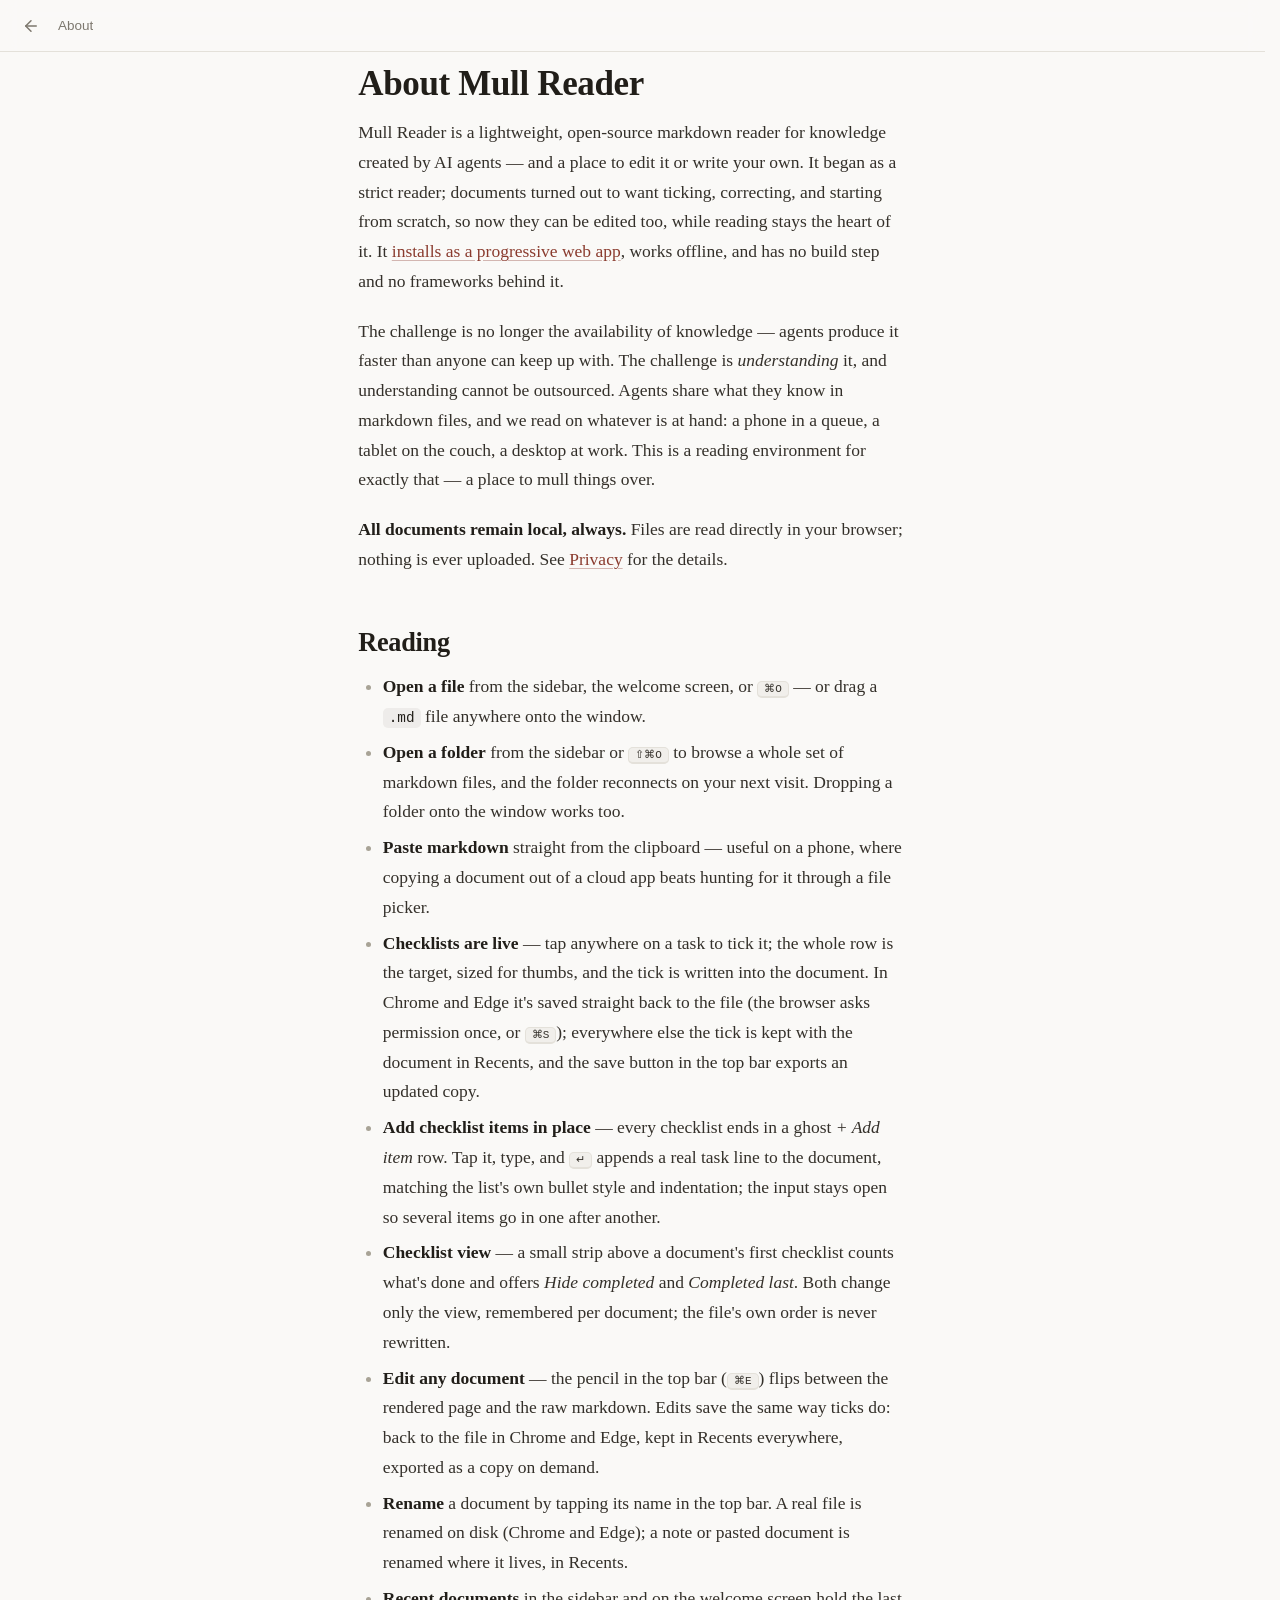
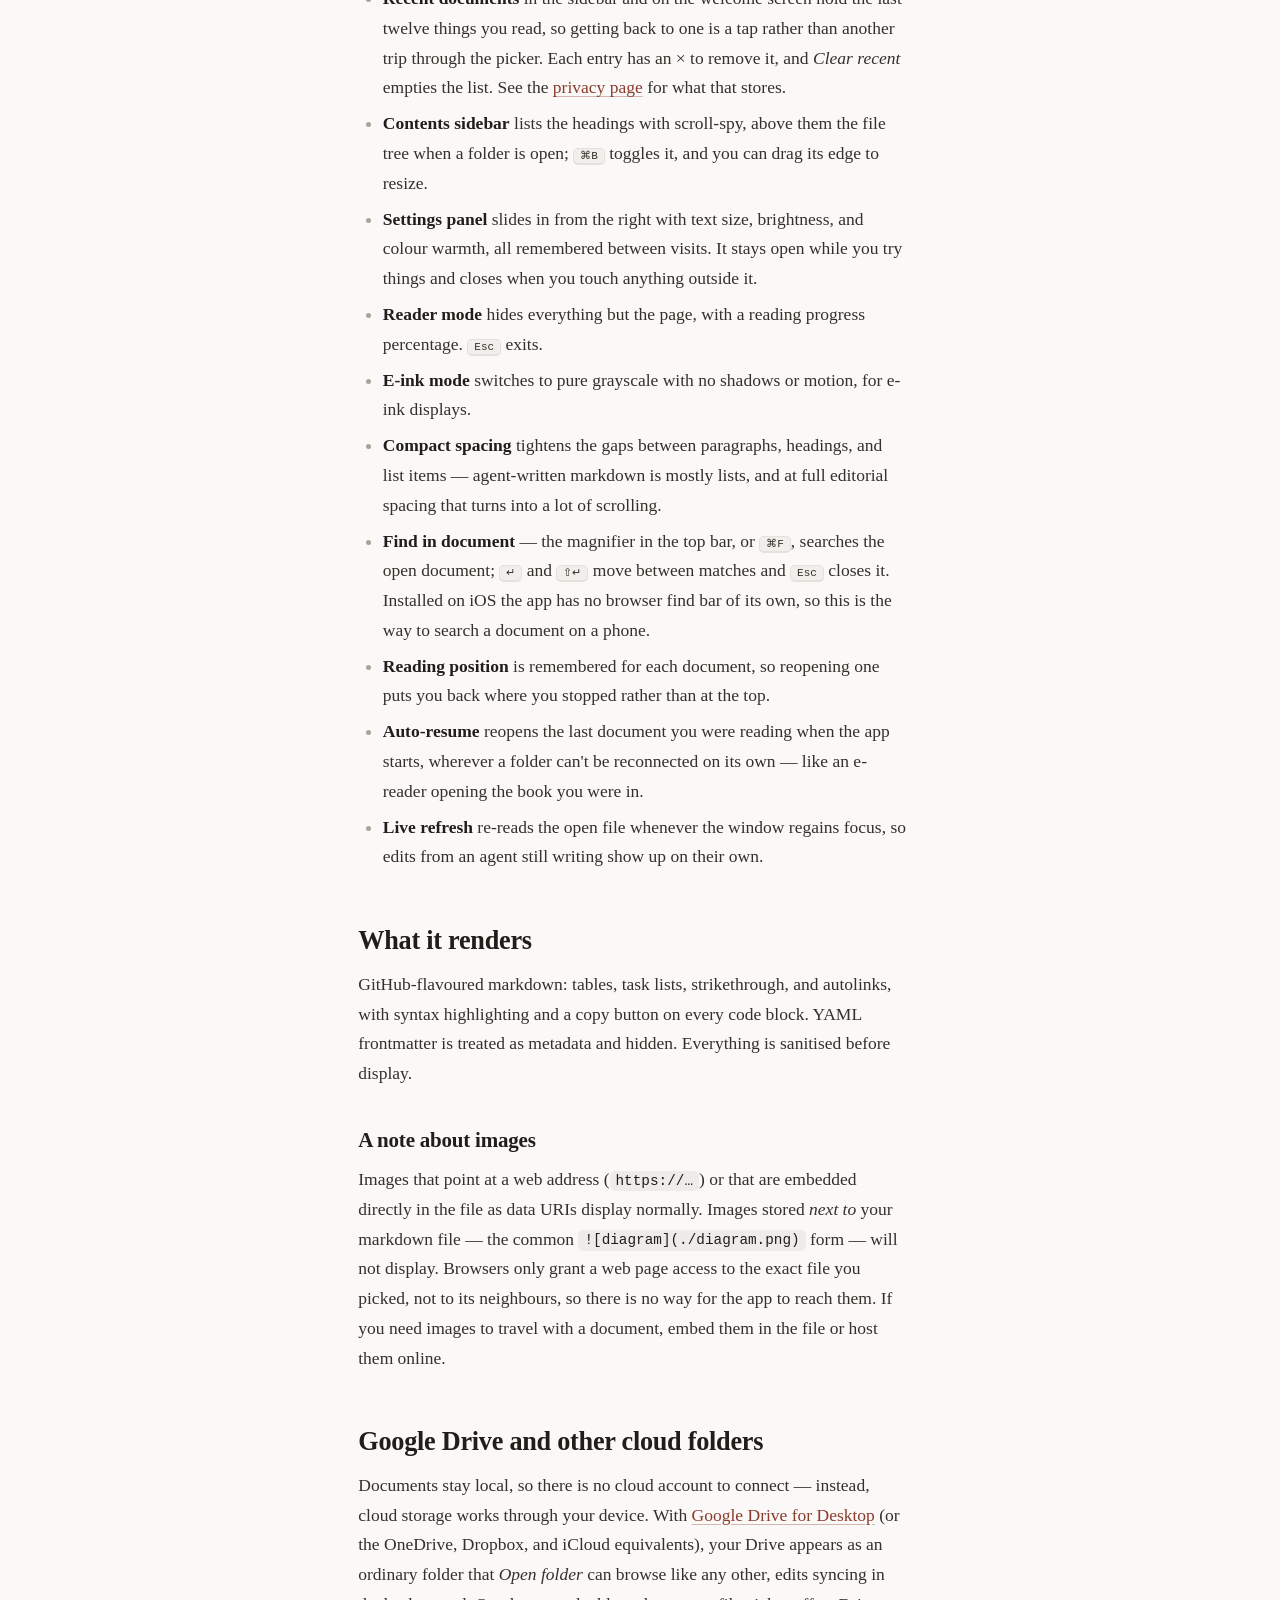
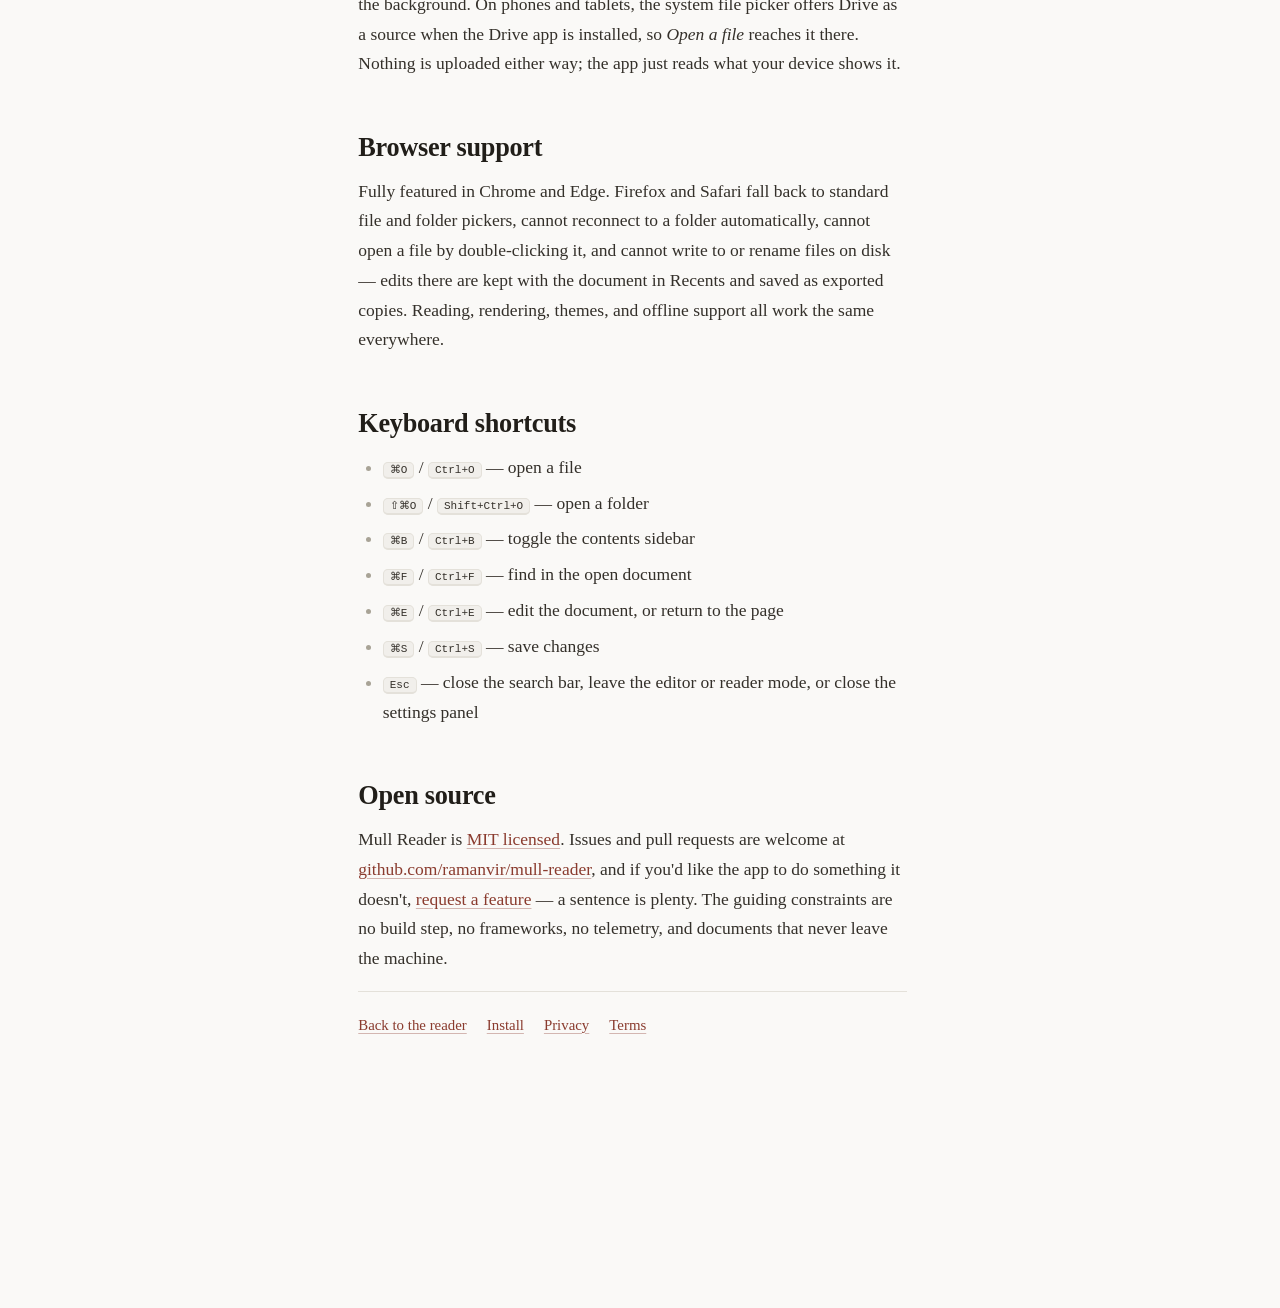
<file: about.html>
<!doctype html>
<html lang="en">
<head>
  <meta charset="utf-8">
  <meta name="viewport" content="width=device-width, initial-scale=1, viewport-fit=cover">
  <title>About - Mull Reader</title>
  <meta name="description" content="What Mull Reader is, how to use it, and which browsers it supports.">
  <meta name="theme-color" content="#faf9f7" media="(prefers-color-scheme: light)">
  <meta name="theme-color" content="#1c1b1a" media="(prefers-color-scheme: dark)">
  <link rel="icon" href="./favicon.ico" sizes="48x48">
  <link rel="icon" href="./icons/icon.svg" type="image/svg+xml">
  <link rel="apple-touch-icon" href="./icons/apple-touch-icon.png">
  <!-- The host serves this page at the extensionless URL and 308s the
       .html form to it; in-app links keep .html so the offline cache hits. -->
  <link rel="canonical" href="https://mullreader.com/about">
  <link rel="stylesheet" href="./styles.css">
  <script src="./js/prefs.js"></script>
</head>
<body>
  <header class="topbar">
    <a class="icon-btn" href="./" aria-label="Back to Mull Reader" title="Back to Mull Reader">
      <svg viewBox="0 0 24 24" width="18" height="18" fill="none" stroke="currentColor" stroke-width="2" stroke-linecap="round" stroke-linejoin="round"><path d="M19 12H5"/><path d="M12 19l-7-7 7-7"/></svg>
    </a>
    <span class="file-name">About</span>
    <span class="spacer"></span>
  </header>

  <main class="main">
    <article class="content prose">
      <h1>About Mull Reader</h1>

      <p>Mull Reader is a lightweight, open-source markdown reader for knowledge created by AI agents — and a place to edit it or write your own. It began as a strict reader; documents turned out to want ticking, correcting, and starting from scratch, so now they can be edited too, while reading stays the heart of it. It <a href="./install.html">installs as a progressive web app</a>, works offline, and has no build step and no frameworks behind it.</p>

      <p>The challenge is no longer the availability of knowledge — agents produce it faster than anyone can keep up with. The challenge is <em>understanding</em> it, and understanding cannot be outsourced. Agents share what they know in markdown files, and we read on whatever is at hand: a phone in a queue, a tablet on the couch, a desktop at work. This is a reading environment for exactly that — a place to mull things over.</p>

      <p><strong>All documents remain local, always.</strong> Files are read directly in your browser; nothing is ever uploaded. See <a href="./privacy.html">Privacy</a> for the details.</p>

      <h2>Reading</h2>
      <ul>
        <li><strong>Open a file</strong> from the sidebar, the welcome screen, or <kbd>⌘O</kbd> — or drag a <code>.md</code> file anywhere onto the window.</li>
        <li><strong>Open a folder</strong> from the sidebar or <kbd>⇧⌘O</kbd> to browse a whole set of markdown files, and the folder reconnects on your next visit. Dropping a folder onto the window works too.</li>
        <li><strong>Paste markdown</strong> straight from the clipboard — useful on a phone, where copying a document out of a cloud app beats hunting for it through a file picker.</li>
        <li><strong>Checklists are live</strong> — tap anywhere on a task to tick it; the whole row is the target, sized for thumbs, and the tick is written into the document. In Chrome and Edge it's saved straight back to the file (the browser asks permission once, or <kbd>⌘S</kbd>); everywhere else the tick is kept with the document in Recents, and the save button in the top bar exports an updated copy.</li>
        <li><strong>Add checklist items in place</strong> — every checklist ends in a ghost <em>+ Add item</em> row. Tap it, type, and <kbd>↵</kbd> appends a real task line to the document, matching the list's own bullet style and indentation; the input stays open so several items go in one after another.</li>
        <li><strong>Checklist view</strong> — a small strip above a document's first checklist counts what's done and offers <em>Hide completed</em> and <em>Completed last</em>. Both change only the view, remembered per document; the file's own order is never rewritten.</li>
        <li><strong>Edit any document</strong> — the pencil in the top bar (<kbd>⌘E</kbd>) flips between the rendered page and the raw markdown. Edits save the same way ticks do: back to the file in Chrome and Edge, kept in Recents everywhere, exported as a copy on demand.</li>
        <li><strong>Rename</strong> a document by tapping its name in the top bar. A real file is renamed on disk (Chrome and Edge); a note or pasted document is renamed where it lives, in Recents.</li>
        <li><strong>Recent documents</strong> in the sidebar and on the welcome screen hold the last twelve things you read, so getting back to one is a tap rather than another trip through the picker. Each entry has an × to remove it, and <em>Clear recent</em> empties the list. See the <a href="./privacy.html#recent">privacy page</a> for what that stores.</li>
        <li><strong>Contents sidebar</strong> lists the headings with scroll-spy, above them the file tree when a folder is open; <kbd>⌘B</kbd> toggles it, and you can drag its edge to resize.</li>
        <li><strong>Settings panel</strong> slides in from the right with text size, brightness, and colour warmth, all remembered between visits. It stays open while you try things and closes when you touch anything outside it.</li>
        <li><strong>Reader mode</strong> hides everything but the page, with a reading progress percentage. <kbd>Esc</kbd> exits.</li>
        <li><strong>E-ink mode</strong> switches to pure grayscale with no shadows or motion, for e-ink displays.</li>
        <li><strong>Compact spacing</strong> tightens the gaps between paragraphs, headings, and list items — agent-written markdown is mostly lists, and at full editorial spacing that turns into a lot of scrolling.</li>
        <li><strong>Find in document</strong> — the magnifier in the top bar, or <kbd>⌘F</kbd>, searches the open document; <kbd>↵</kbd> and <kbd>⇧↵</kbd> move between matches and <kbd>Esc</kbd> closes it. Installed on iOS the app has no browser find bar of its own, so this is the way to search a document on a phone.</li>
        <li><strong>Reading position</strong> is remembered for each document, so reopening one puts you back where you stopped rather than at the top.</li>
        <li><strong>Auto-resume</strong> reopens the last document you were reading when the app starts, wherever a folder can't be reconnected on its own — like an e-reader opening the book you were in.</li>
        <li><strong>Live refresh</strong> re-reads the open file whenever the window regains focus, so edits from an agent still writing show up on their own.</li>
      </ul>

      <h2>What it renders</h2>
      <p>GitHub-flavoured markdown: tables, task lists, strikethrough, and autolinks, with syntax highlighting and a copy button on every code block. YAML frontmatter is treated as metadata and hidden. Everything is sanitised before display.</p>

      <h3>A note about images</h3>
      <p>Images that point at a web address (<code>https://…</code>) or that are embedded directly in the file as data URIs display normally. Images stored <em>next to</em> your markdown file — the common <code>![diagram](./diagram.png)</code> form — will not display. Browsers only grant a web page access to the exact file you picked, not to its neighbours, so there is no way for the app to reach them. If you need images to travel with a document, embed them in the file or host them online.</p>

      <h2>Google Drive and other cloud folders</h2>
      <p>Documents stay local, so there is no cloud account to connect — instead, cloud storage works through your device. With <a href="https://workspace.google.com/products/drive/#download" target="_blank" rel="noopener noreferrer">Google Drive for Desktop</a> (or the OneDrive, Dropbox, and iCloud equivalents), your Drive appears as an ordinary folder that <em>Open folder</em> can browse like any other, edits syncing in the background. On phones and tablets, the system file picker offers Drive as a source when the Drive app is installed, so <em>Open a file</em> reaches it there. Nothing is uploaded either way; the app just reads what your device shows it.</p>

      <h2>Browser support</h2>
      <p>Fully featured in Chrome and Edge. Firefox and Safari fall back to standard file and folder pickers, cannot reconnect to a folder automatically, cannot open a file by double-clicking it, and cannot write to or rename files on disk — edits there are kept with the document in Recents and saved as exported copies. Reading, rendering, themes, and offline support all work the same everywhere.</p>

      <h2>Keyboard shortcuts</h2>
      <ul>
        <li><kbd>⌘O</kbd> / <kbd>Ctrl+O</kbd> — open a file</li>
        <li><kbd>⇧⌘O</kbd> / <kbd>Shift+Ctrl+O</kbd> — open a folder</li>
        <li><kbd>⌘B</kbd> / <kbd>Ctrl+B</kbd> — toggle the contents sidebar</li>
        <li><kbd>⌘F</kbd> / <kbd>Ctrl+F</kbd> — find in the open document</li>
        <li><kbd>⌘E</kbd> / <kbd>Ctrl+E</kbd> — edit the document, or return to the page</li>
        <li><kbd>⌘S</kbd> / <kbd>Ctrl+S</kbd> — save changes</li>
        <li><kbd>Esc</kbd> — close the search bar, leave the editor or reader mode, or close the settings panel</li>
      </ul>

      <h2>Open source</h2>
      <p>Mull Reader is <a href="https://github.com/ramanvir/mull-reader/blob/main/LICENSE" target="_blank" rel="noopener noreferrer">MIT licensed</a>. Issues and pull requests are welcome at <a href="https://github.com/ramanvir/mull-reader" target="_blank" rel="noopener noreferrer">github.com/ramanvir/mull-reader</a>, and if you'd like the app to do something it doesn't, <a href="https://github.com/ramanvir/mull-reader/issues/new?template=feature_request.yml" target="_blank" rel="noopener noreferrer">request a feature</a> — a sentence is plenty. The guiding constraints are no build step, no frameworks, no telemetry, and documents that never leave the machine.</p>

      <nav class="doc-nav" aria-label="Related pages">
        <a href="./">Back to the reader</a>
        <a href="./install.html">Install</a>
        <a href="./privacy.html">Privacy</a>
        <a href="./terms.html">Terms</a>
      </nav>
    </article>
  </main>
</body>
</html>
</file>
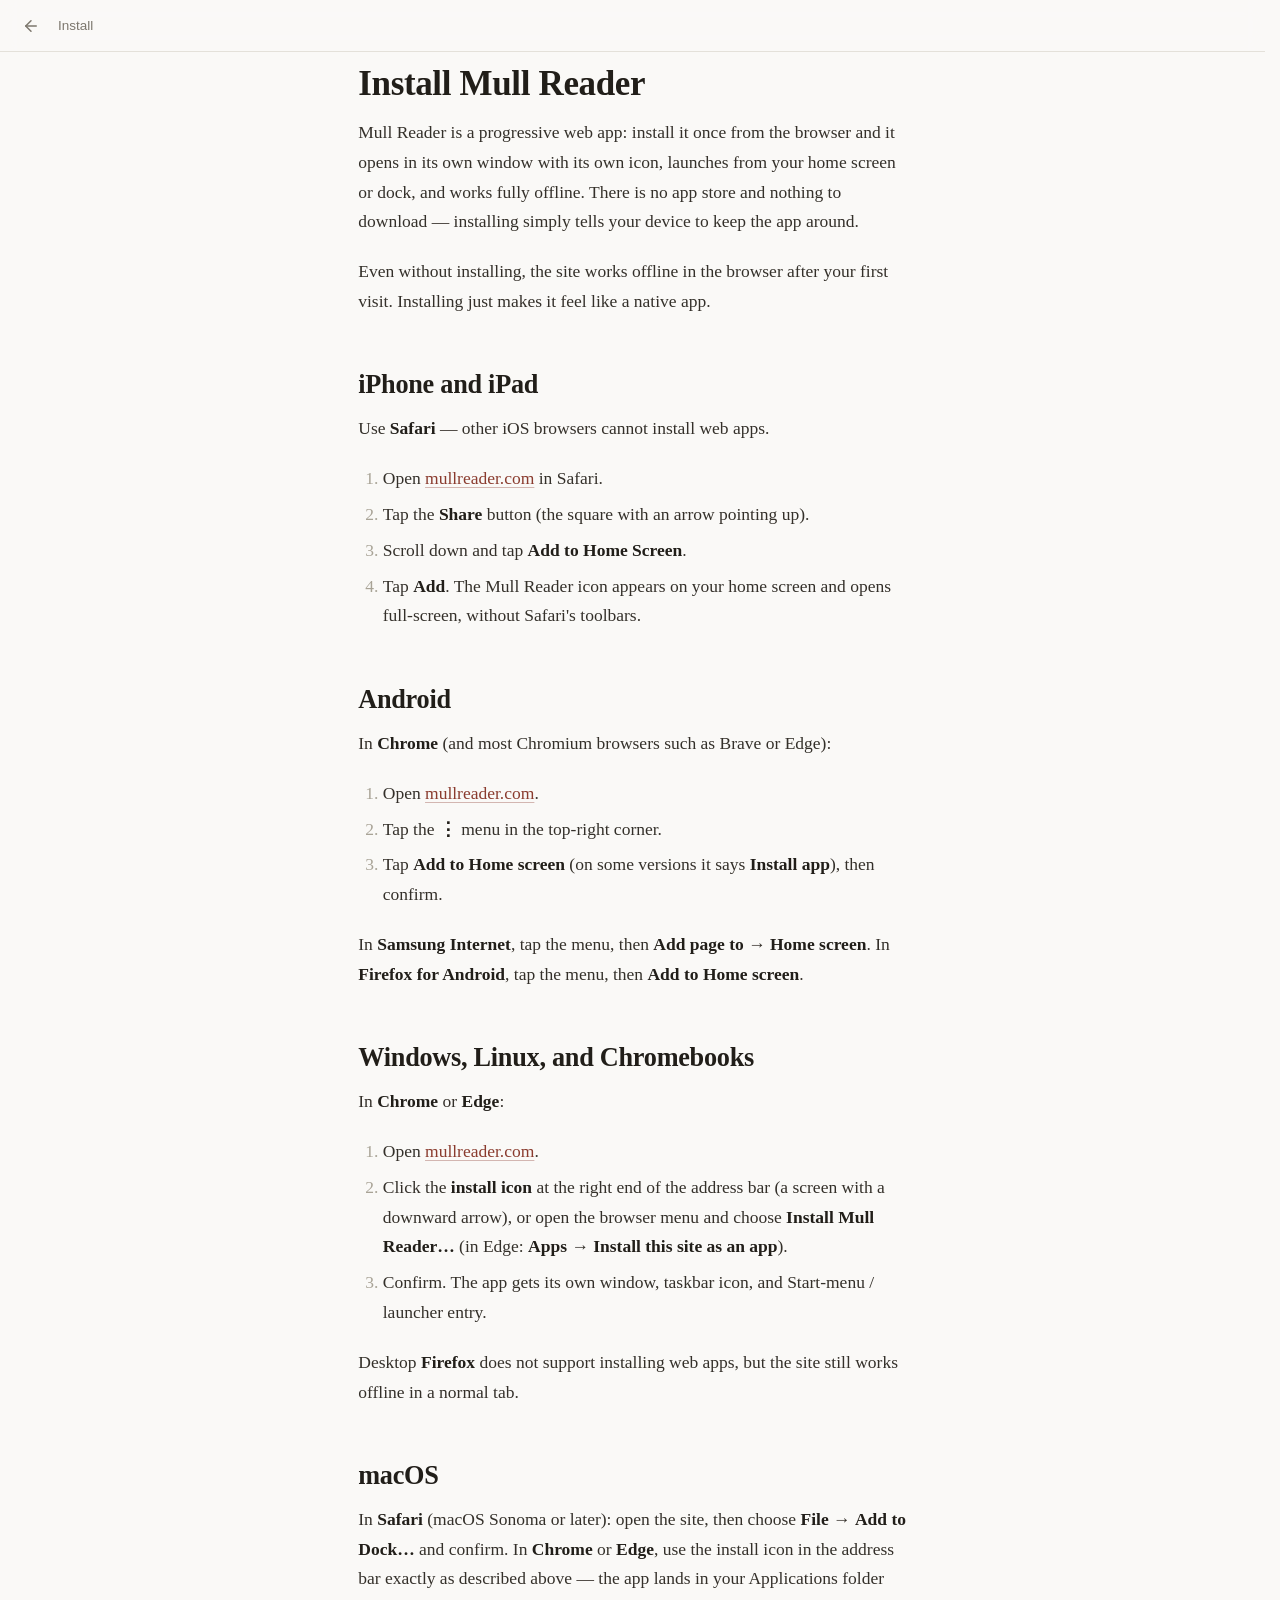
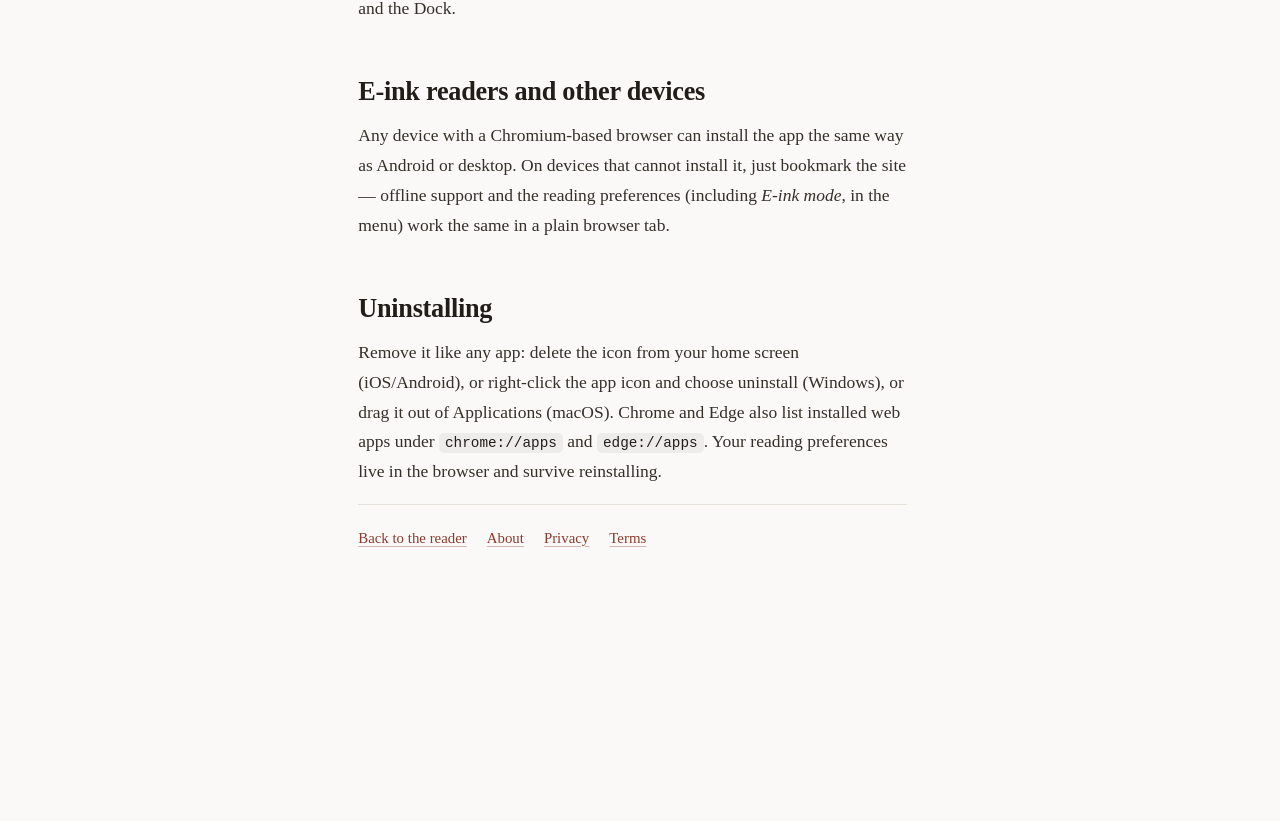
<file: install.html>
<!doctype html>
<html lang="en">
<head>
  <meta charset="utf-8">
  <meta name="viewport" content="width=device-width, initial-scale=1, viewport-fit=cover">
  <title>Install - Mull Reader</title>
  <meta name="description" content="How to install Mull Reader as an app on iPhone, iPad, Android, Windows, macOS, and Linux.">
  <meta name="theme-color" content="#faf9f7" media="(prefers-color-scheme: light)">
  <meta name="theme-color" content="#1c1b1a" media="(prefers-color-scheme: dark)">
  <link rel="icon" href="./favicon.ico" sizes="48x48">
  <link rel="icon" href="./icons/icon.svg" type="image/svg+xml">
  <link rel="apple-touch-icon" href="./icons/apple-touch-icon.png">
  <!-- The host serves this page at the extensionless URL and 308s the
       .html form to it; in-app links keep .html so the offline cache hits. -->
  <link rel="canonical" href="https://mullreader.com/install">
  <link rel="stylesheet" href="./styles.css">
  <script src="./js/prefs.js"></script>
</head>
<body>
  <header class="topbar">
    <a class="icon-btn" href="./" aria-label="Back to Mull Reader" title="Back to Mull Reader">
      <svg viewBox="0 0 24 24" width="18" height="18" fill="none" stroke="currentColor" stroke-width="2" stroke-linecap="round" stroke-linejoin="round"><path d="M19 12H5"/><path d="M12 19l-7-7 7-7"/></svg>
    </a>
    <span class="file-name">Install</span>
    <span class="spacer"></span>
  </header>

  <main class="main">
    <article class="content prose">
      <h1>Install Mull Reader</h1>

      <p>Mull Reader is a progressive web app: install it once from the browser and it opens in its own window with its own icon, launches from your home screen or dock, and works fully offline. There is no app store and nothing to download — installing simply tells your device to keep the app around.</p>

      <p>Even without installing, the site works offline in the browser after your first visit. Installing just makes it feel like a native app.</p>

      <h2>iPhone and iPad</h2>
      <p>Use <strong>Safari</strong> — other iOS browsers cannot install web apps.</p>
      <ol>
        <li>Open <a href="https://mullreader.com">mullreader.com</a> in Safari.</li>
        <li>Tap the <strong>Share</strong> button (the square with an arrow pointing up).</li>
        <li>Scroll down and tap <strong>Add to Home Screen</strong>.</li>
        <li>Tap <strong>Add</strong>. The Mull Reader icon appears on your home screen and opens full-screen, without Safari's toolbars.</li>
      </ol>

      <h2>Android</h2>
      <p>In <strong>Chrome</strong> (and most Chromium browsers such as Brave or Edge):</p>
      <ol>
        <li>Open <a href="https://mullreader.com">mullreader.com</a>.</li>
        <li>Tap the <strong>⋮</strong> menu in the top-right corner.</li>
        <li>Tap <strong>Add to Home screen</strong> (on some versions it says <strong>Install app</strong>), then confirm.</li>
      </ol>
      <p>In <strong>Samsung Internet</strong>, tap the menu, then <strong>Add page to</strong> → <strong>Home screen</strong>. In <strong>Firefox for Android</strong>, tap the menu, then <strong>Add to Home screen</strong>.</p>

      <h2>Windows, Linux, and Chromebooks</h2>
      <p>In <strong>Chrome</strong> or <strong>Edge</strong>:</p>
      <ol>
        <li>Open <a href="https://mullreader.com">mullreader.com</a>.</li>
        <li>Click the <strong>install icon</strong> at the right end of the address bar (a screen with a downward arrow), or open the browser menu and choose <strong>Install Mull Reader…</strong> (in Edge: <strong>Apps</strong> → <strong>Install this site as an app</strong>).</li>
        <li>Confirm. The app gets its own window, taskbar icon, and Start-menu / launcher entry.</li>
      </ol>
      <p>Desktop <strong>Firefox</strong> does not support installing web apps, but the site still works offline in a normal tab.</p>

      <h2>macOS</h2>
      <p>In <strong>Safari</strong> (macOS Sonoma or later): open the site, then choose <strong>File</strong> → <strong>Add to Dock…</strong> and confirm. In <strong>Chrome</strong> or <strong>Edge</strong>, use the install icon in the address bar exactly as described above — the app lands in your Applications folder and the Dock.</p>

      <h2>E-ink readers and other devices</h2>
      <p>Any device with a Chromium-based browser can install the app the same way as Android or desktop. On devices that cannot install it, just bookmark the site — offline support and the reading preferences (including <em>E-ink mode</em>, in the menu) work the same in a plain browser tab.</p>

      <h2>Uninstalling</h2>
      <p>Remove it like any app: delete the icon from your home screen (iOS/Android), or right-click the app icon and choose uninstall (Windows), or drag it out of Applications (macOS). Chrome and Edge also list installed web apps under <code>chrome://apps</code> and <code>edge://apps</code>. Your reading preferences live in the browser and survive reinstalling.</p>

      <nav class="doc-nav" aria-label="Related pages">
        <a href="./">Back to the reader</a>
        <a href="./about.html">About</a>
        <a href="./privacy.html">Privacy</a>
        <a href="./terms.html">Terms</a>
      </nav>
    </article>
  </main>
</body>
</html>
</file>
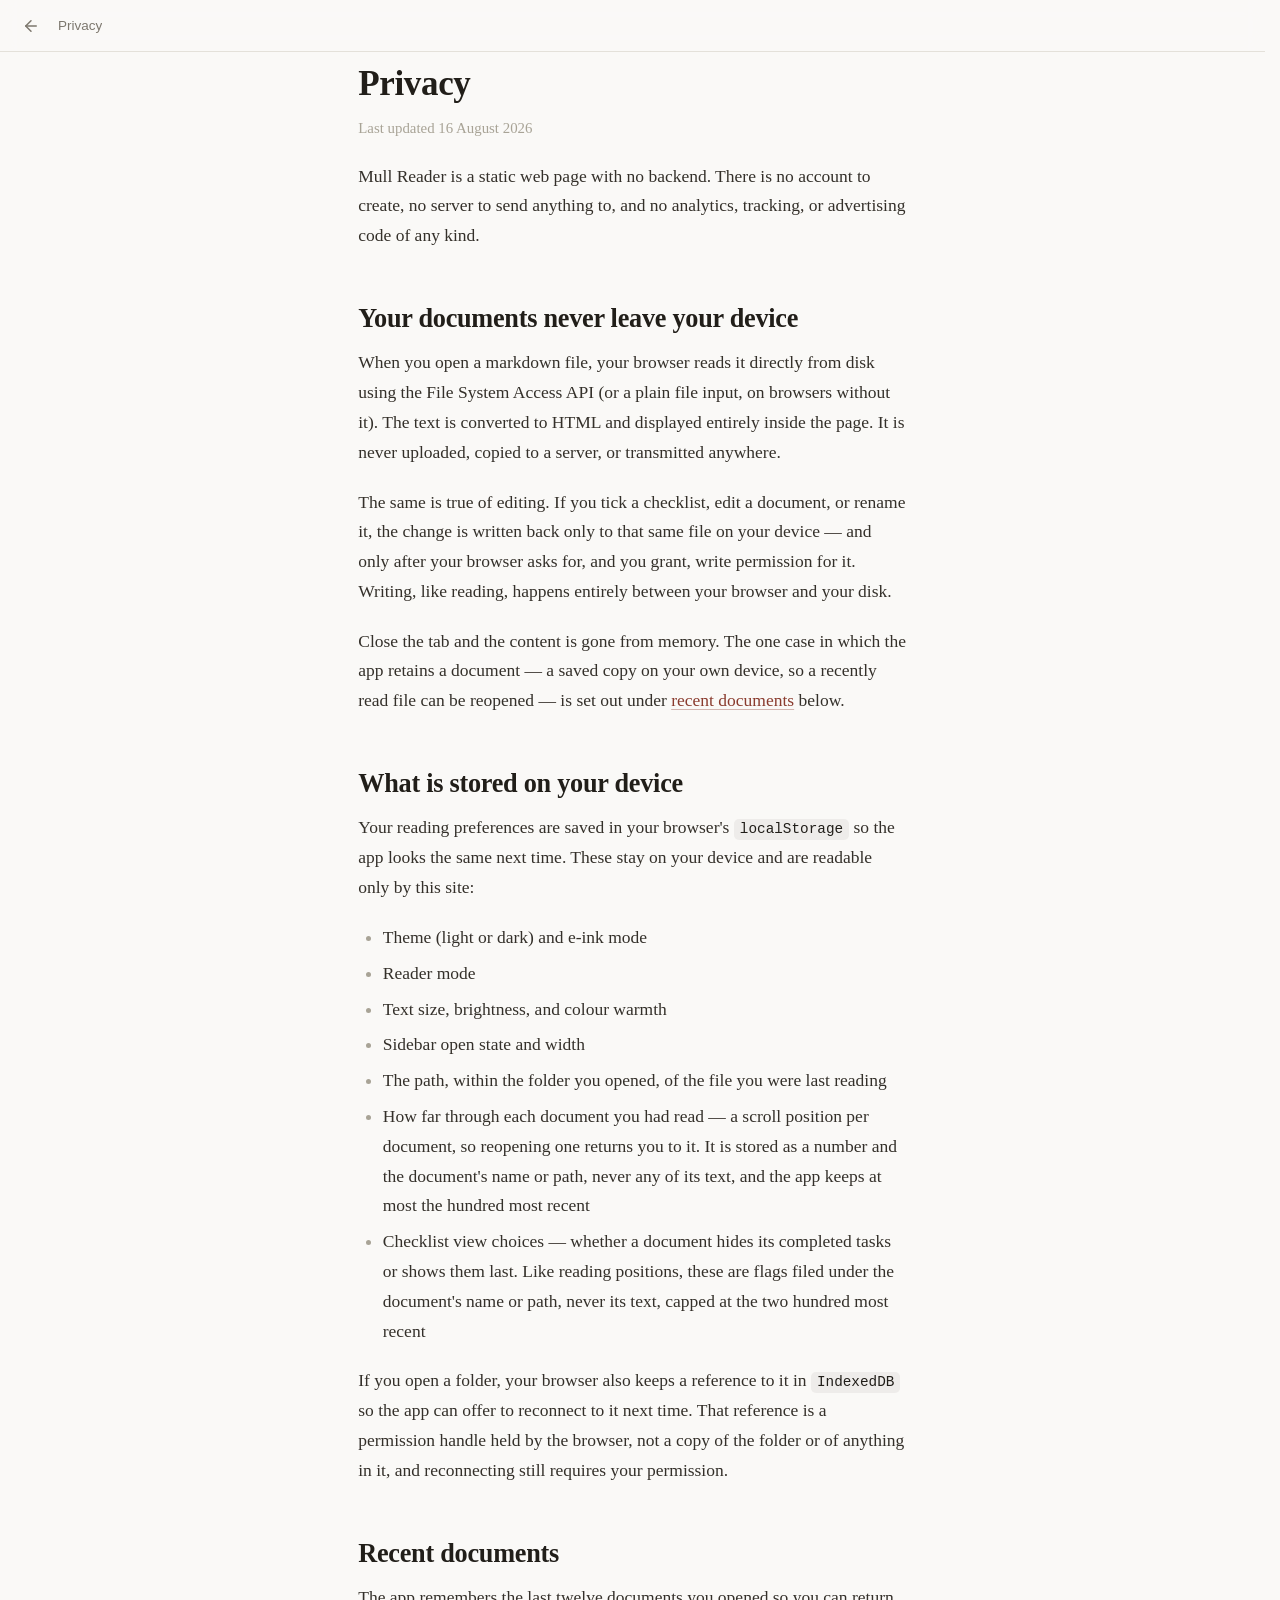
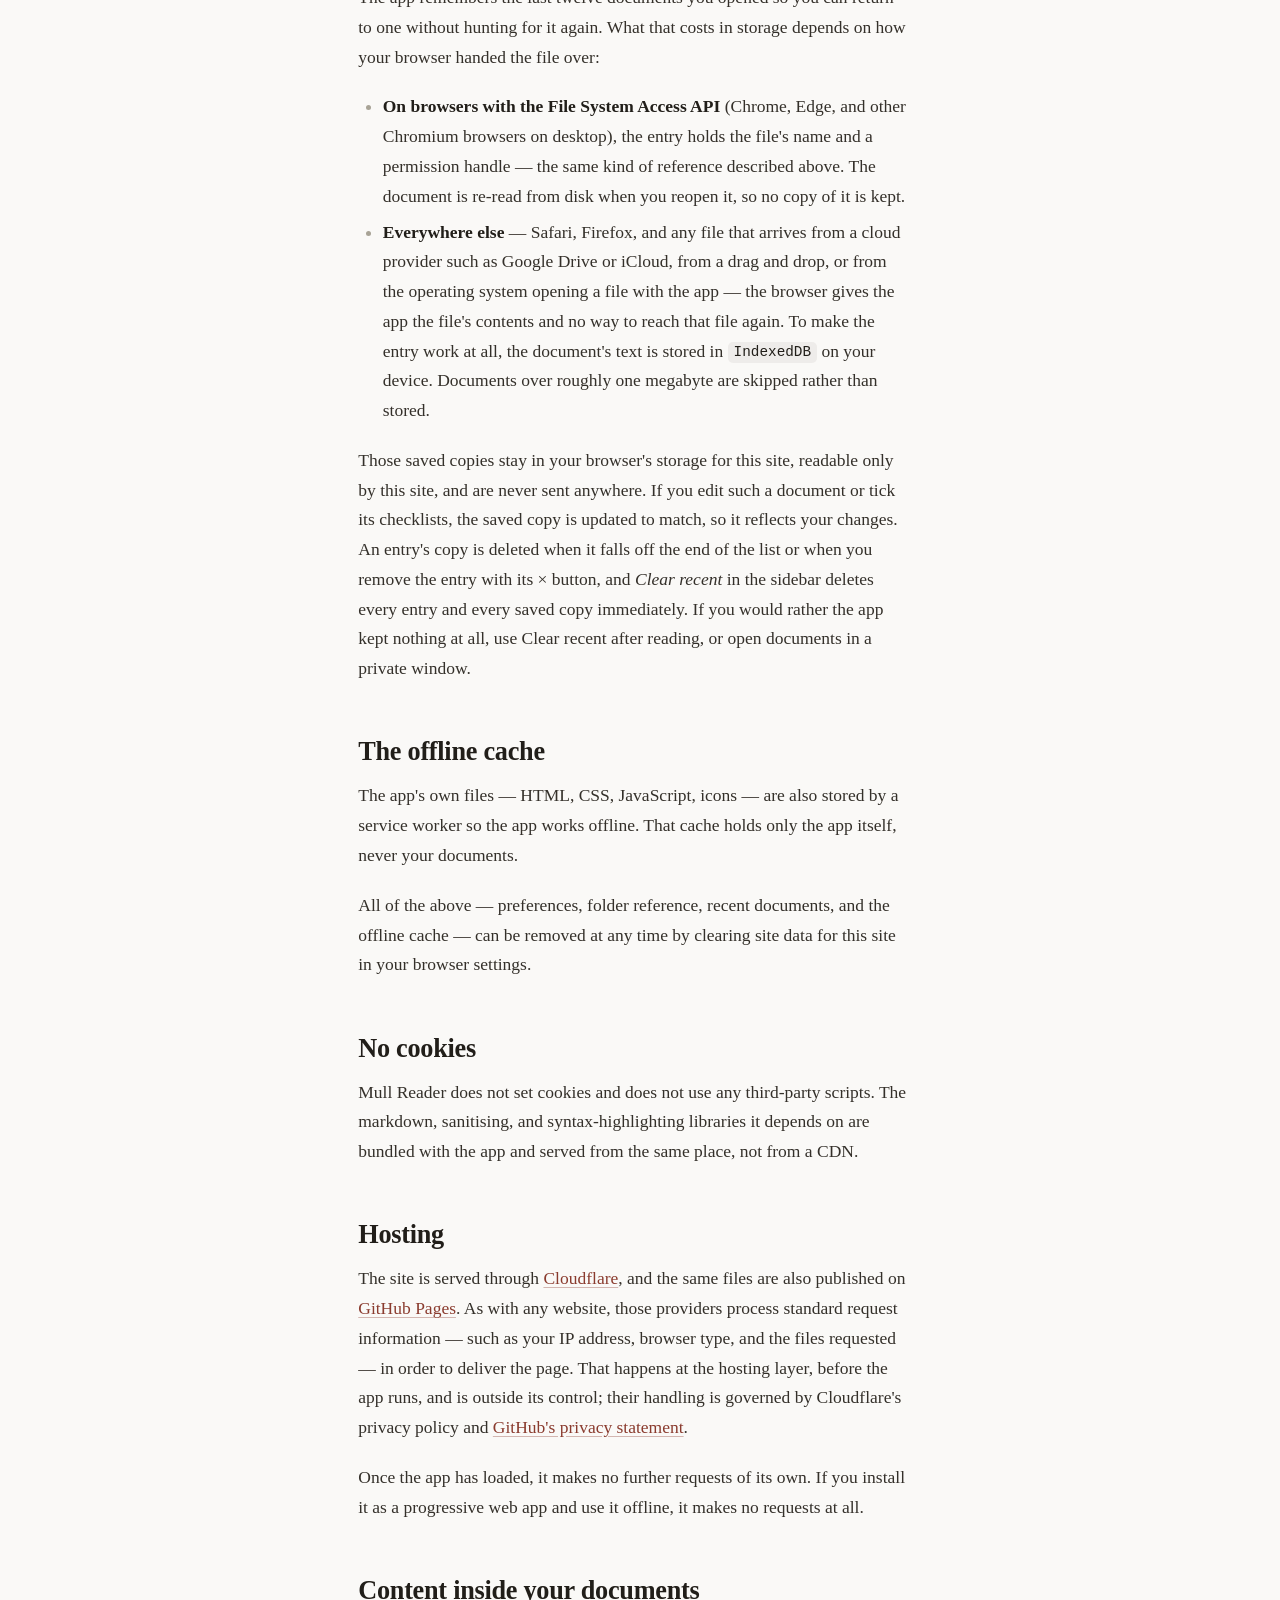
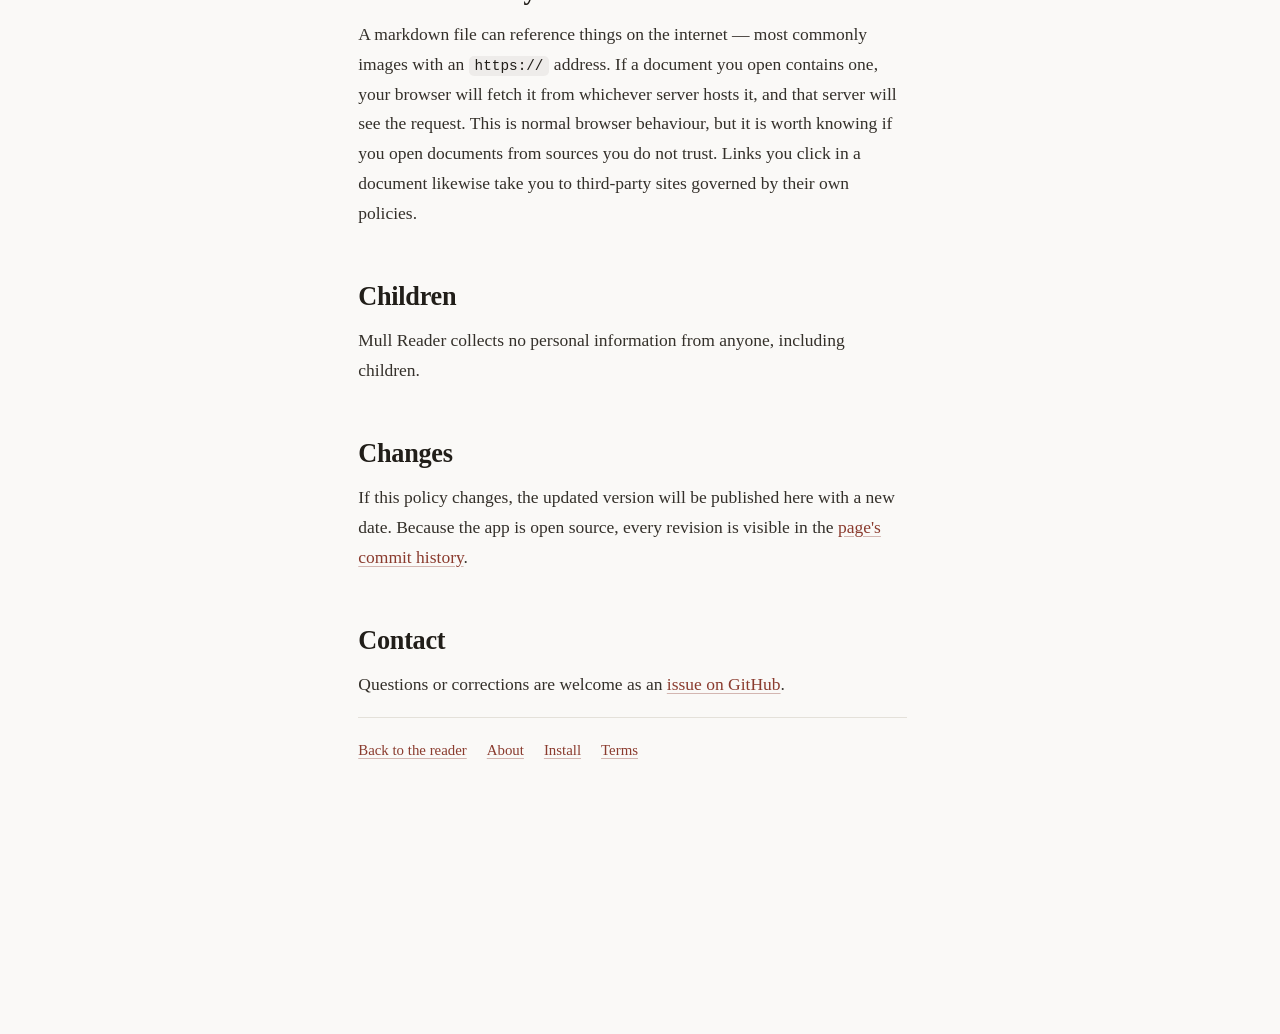
<file: privacy.html>
<!doctype html>
<html lang="en">
<head>
  <meta charset="utf-8">
  <meta name="viewport" content="width=device-width, initial-scale=1, viewport-fit=cover">
  <title>Privacy - Mull Reader</title>
  <meta name="description" content="Mull Reader collects nothing. Documents are read in your browser and never leave your device.">
  <meta name="theme-color" content="#faf9f7" media="(prefers-color-scheme: light)">
  <meta name="theme-color" content="#1c1b1a" media="(prefers-color-scheme: dark)">
  <link rel="icon" href="./favicon.ico" sizes="48x48">
  <link rel="icon" href="./icons/icon.svg" type="image/svg+xml">
  <link rel="apple-touch-icon" href="./icons/apple-touch-icon.png">
  <!-- The host serves this page at the extensionless URL and 308s the
       .html form to it; in-app links keep .html so the offline cache hits. -->
  <link rel="canonical" href="https://mullreader.com/privacy">
  <link rel="stylesheet" href="./styles.css">
  <script src="./js/prefs.js"></script>
</head>
<body>
  <header class="topbar">
    <a class="icon-btn" href="./" aria-label="Back to Mull Reader" title="Back to Mull Reader">
      <svg viewBox="0 0 24 24" width="18" height="18" fill="none" stroke="currentColor" stroke-width="2" stroke-linecap="round" stroke-linejoin="round"><path d="M19 12H5"/><path d="M12 19l-7-7 7-7"/></svg>
    </a>
    <span class="file-name">Privacy</span>
    <span class="spacer"></span>
  </header>

  <main class="main">
    <article class="content prose">
      <h1>Privacy</h1>
      <p class="doc-meta">Last updated 16 August 2026</p>

      <p>Mull Reader is a static web page with no backend. There is no account to create, no server to send anything to, and no analytics, tracking, or advertising code of any kind.</p>

      <h2>Your documents never leave your device</h2>
      <p>When you open a markdown file, your browser reads it directly from disk using the File System Access API (or a plain file input, on browsers without it). The text is converted to HTML and displayed entirely inside the page. It is never uploaded, copied to a server, or transmitted anywhere.</p>
      <p>The same is true of editing. If you tick a checklist, edit a document, or rename it, the change is written back only to that same file on your device — and only after your browser asks for, and you grant, write permission for it. Writing, like reading, happens entirely between your browser and your disk.</p>
      <p>Close the tab and the content is gone from memory. The one case in which the app retains a document — a saved copy on your own device, so a recently read file can be reopened — is set out under <a href="#recent">recent documents</a> below.</p>

      <h2>What is stored on your device</h2>
      <p>Your reading preferences are saved in your browser's <code>localStorage</code> so the app looks the same next time. These stay on your device and are readable only by this site:</p>
      <ul>
        <li>Theme (light or dark) and e-ink mode</li>
        <li>Reader mode</li>
        <li>Text size, brightness, and colour warmth</li>
        <li>Sidebar open state and width</li>
        <li>The path, within the folder you opened, of the file you were last reading</li>
        <li>How far through each document you had read — a scroll position per document, so reopening one returns you to it. It is stored as a number and the document's name or path, never any of its text, and the app keeps at most the hundred most recent</li>
        <li>Checklist view choices — whether a document hides its completed tasks or shows them last. Like reading positions, these are flags filed under the document's name or path, never its text, capped at the two hundred most recent</li>
      </ul>
      <p>If you open a folder, your browser also keeps a reference to it in <code>IndexedDB</code> so the app can offer to reconnect to it next time. That reference is a permission handle held by the browser, not a copy of the folder or of anything in it, and reconnecting still requires your permission.</p>

      <h2 id="recent">Recent documents</h2>
      <p>The app remembers the last twelve documents you opened so you can return to one without hunting for it again. What that costs in storage depends on how your browser handed the file over:</p>
      <ul>
        <li><strong>On browsers with the File System Access API</strong> (Chrome, Edge, and other Chromium browsers on desktop), the entry holds the file's name and a permission handle — the same kind of reference described above. The document is re-read from disk when you reopen it, so no copy of it is kept.</li>
        <li><strong>Everywhere else</strong> — Safari, Firefox, and any file that arrives from a cloud provider such as Google Drive or iCloud, from a drag and drop, or from the operating system opening a file with the app — the browser gives the app the file's contents and no way to reach that file again. To make the entry work at all, the document's text is stored in <code>IndexedDB</code> on your device. Documents over roughly one megabyte are skipped rather than stored.</li>
      </ul>
      <p>Those saved copies stay in your browser's storage for this site, readable only by this site, and are never sent anywhere. If you edit such a document or tick its checklists, the saved copy is updated to match, so it reflects your changes. An entry's copy is deleted when it falls off the end of the list or when you remove the entry with its × button, and <em>Clear recent</em> in the sidebar deletes every entry and every saved copy immediately. If you would rather the app kept nothing at all, use Clear recent after reading, or open documents in a private window.</p>

      <h2>The offline cache</h2>
      <p>The app's own files — HTML, CSS, JavaScript, icons — are also stored by a service worker so the app works offline. That cache holds only the app itself, never your documents.</p>
      <p>All of the above — preferences, folder reference, recent documents, and the offline cache — can be removed at any time by clearing site data for this site in your browser settings.</p>

      <h2>No cookies</h2>
      <p>Mull Reader does not set cookies and does not use any third-party scripts. The markdown, sanitising, and syntax-highlighting libraries it depends on are bundled with the app and served from the same place, not from a CDN.</p>

      <h2>Hosting</h2>
      <p>The site is served through <a href="https://www.cloudflare.com/privacypolicy/" target="_blank" rel="noopener noreferrer">Cloudflare</a>, and the same files are also published on <a href="https://docs.github.com/en/pages/getting-started-with-github-pages/what-is-github-pages#data-collection" target="_blank" rel="noopener noreferrer">GitHub Pages</a>. As with any website, those providers process standard request information — such as your IP address, browser type, and the files requested — in order to deliver the page. That happens at the hosting layer, before the app runs, and is outside its control; their handling is governed by Cloudflare's privacy policy and <a href="https://docs.github.com/en/site-policy/privacy-policies/github-general-privacy-statement" target="_blank" rel="noopener noreferrer">GitHub's privacy statement</a>.</p>
      <p>Once the app has loaded, it makes no further requests of its own. If you install it as a progressive web app and use it offline, it makes no requests at all.</p>

      <h2>Content inside your documents</h2>
      <p>A markdown file can reference things on the internet — most commonly images with an <code>https://</code> address. If a document you open contains one, your browser will fetch it from whichever server hosts it, and that server will see the request. This is normal browser behaviour, but it is worth knowing if you open documents from sources you do not trust. Links you click in a document likewise take you to third-party sites governed by their own policies.</p>

      <h2>Children</h2>
      <p>Mull Reader collects no personal information from anyone, including children.</p>

      <h2>Changes</h2>
      <p>If this policy changes, the updated version will be published here with a new date. Because the app is open source, every revision is visible in the <a href="https://github.com/ramanvir/mull-reader/commits/main/privacy.html" target="_blank" rel="noopener noreferrer">page's commit history</a>.</p>

      <h2>Contact</h2>
      <p>Questions or corrections are welcome as an <a href="https://github.com/ramanvir/mull-reader/issues" target="_blank" rel="noopener noreferrer">issue on GitHub</a>.</p>

      <nav class="doc-nav" aria-label="Related pages">
        <a href="./">Back to the reader</a>
        <a href="./about.html">About</a>
        <a href="./install.html">Install</a>
        <a href="./terms.html">Terms</a>
      </nav>
    </article>
  </main>
</body>
</html>
</file>
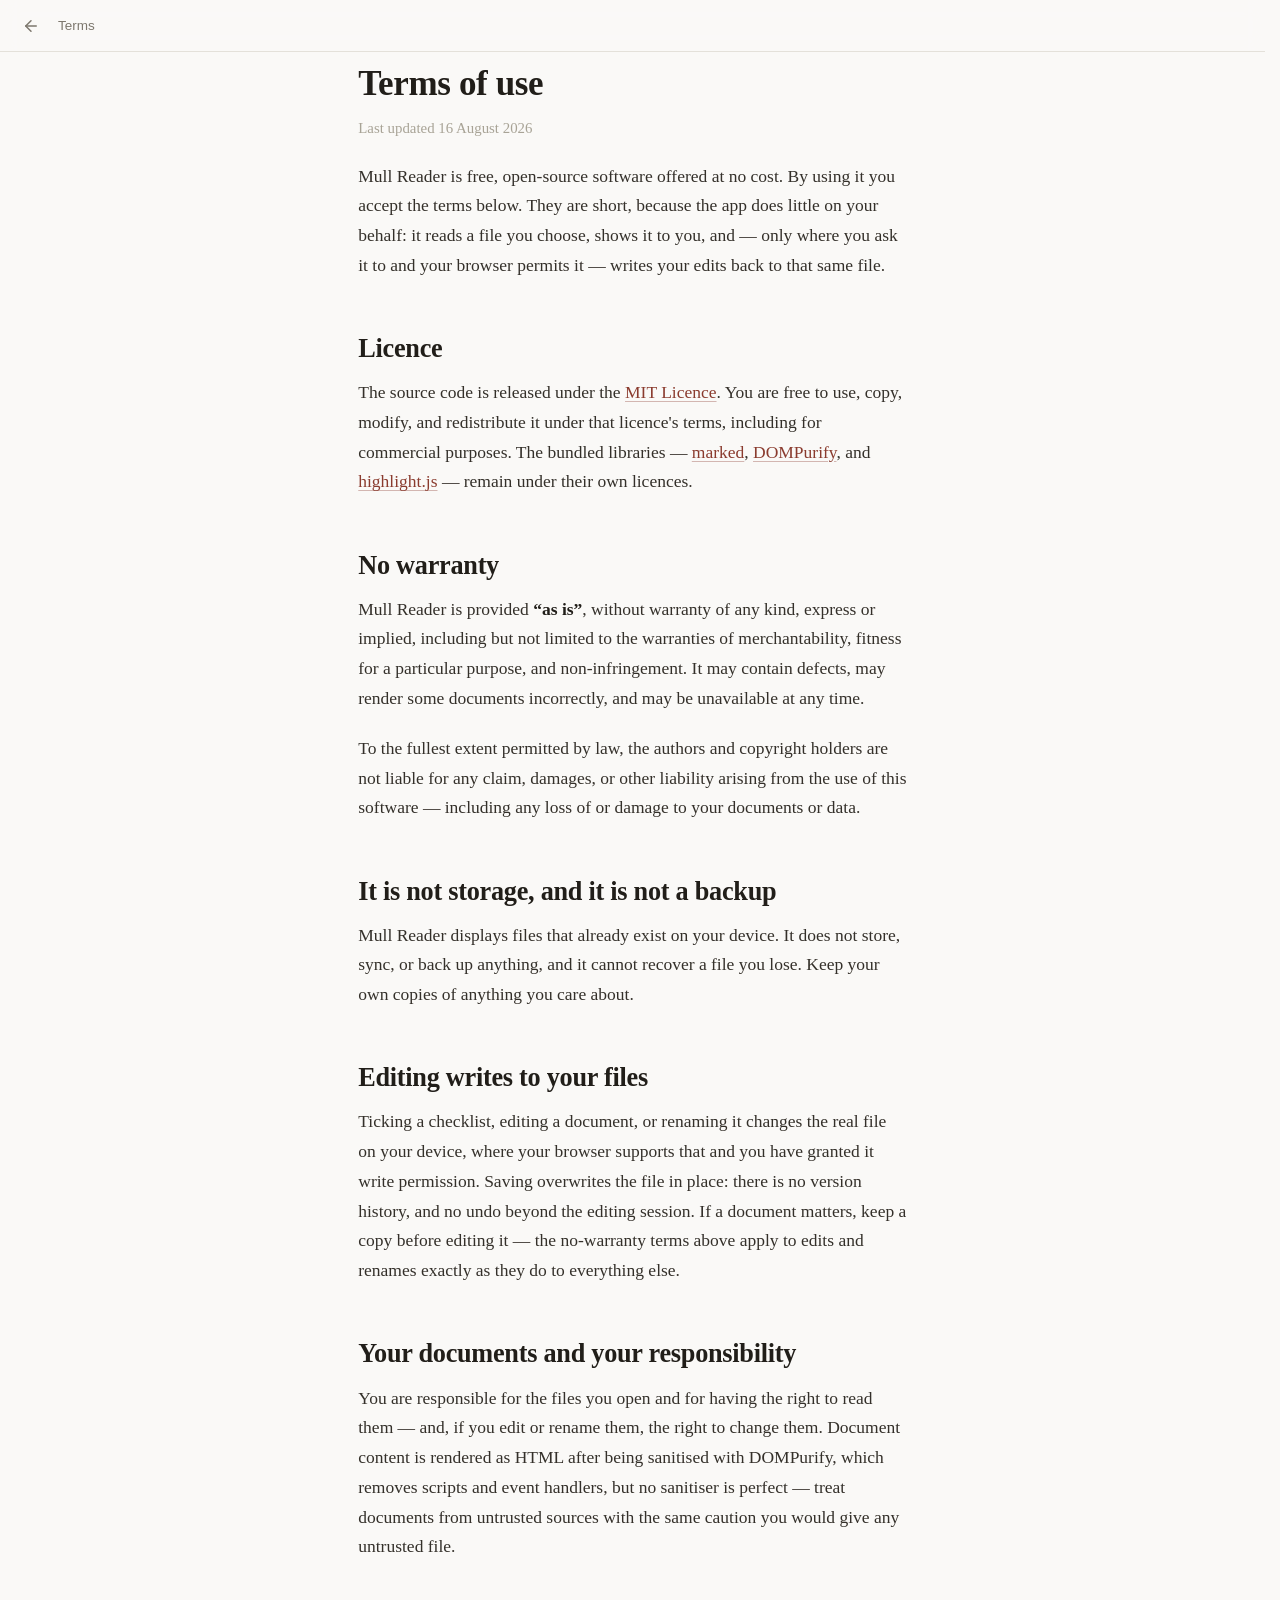
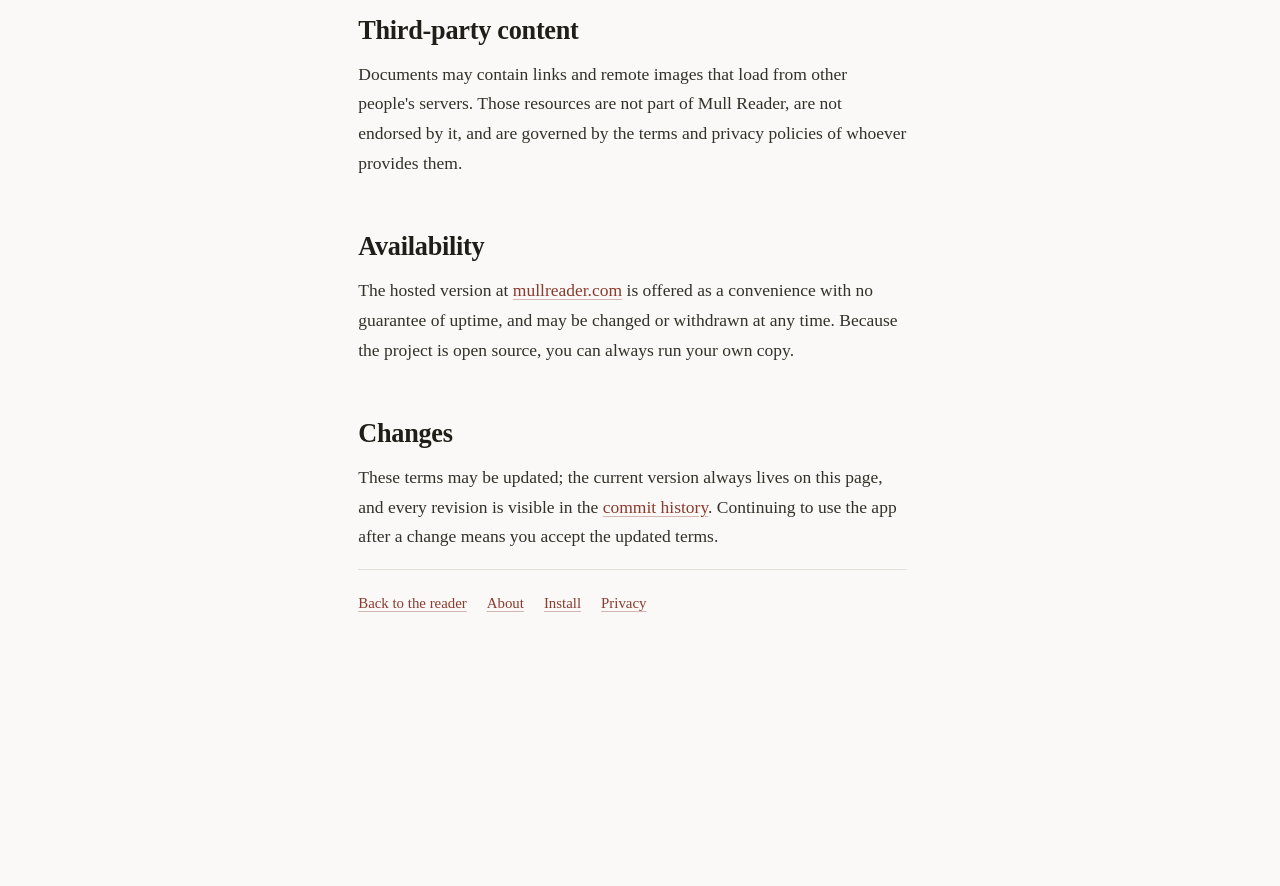
<file: terms.html>
<!doctype html>
<html lang="en">
<head>
  <meta charset="utf-8">
  <meta name="viewport" content="width=device-width, initial-scale=1, viewport-fit=cover">
  <title>Terms - Mull Reader</title>
  <meta name="description" content="Terms of use for Mull Reader — free, open-source software provided as is.">
  <meta name="theme-color" content="#faf9f7" media="(prefers-color-scheme: light)">
  <meta name="theme-color" content="#1c1b1a" media="(prefers-color-scheme: dark)">
  <link rel="icon" href="./favicon.ico" sizes="48x48">
  <link rel="icon" href="./icons/icon.svg" type="image/svg+xml">
  <link rel="apple-touch-icon" href="./icons/apple-touch-icon.png">
  <!-- The host serves this page at the extensionless URL and 308s the
       .html form to it; in-app links keep .html so the offline cache hits. -->
  <link rel="canonical" href="https://mullreader.com/terms">
  <link rel="stylesheet" href="./styles.css">
  <script src="./js/prefs.js"></script>
</head>
<body>
  <header class="topbar">
    <a class="icon-btn" href="./" aria-label="Back to Mull Reader" title="Back to Mull Reader">
      <svg viewBox="0 0 24 24" width="18" height="18" fill="none" stroke="currentColor" stroke-width="2" stroke-linecap="round" stroke-linejoin="round"><path d="M19 12H5"/><path d="M12 19l-7-7 7-7"/></svg>
    </a>
    <span class="file-name">Terms</span>
    <span class="spacer"></span>
  </header>

  <main class="main">
    <article class="content prose">
      <h1>Terms of use</h1>
      <p class="doc-meta">Last updated 16 August 2026</p>

      <p>Mull Reader is free, open-source software offered at no cost. By using it you accept the terms below. They are short, because the app does little on your behalf: it reads a file you choose, shows it to you, and — only where you ask it to and your browser permits it — writes your edits back to that same file.</p>

      <h2>Licence</h2>
      <p>The source code is released under the <a href="https://github.com/ramanvir/mull-reader/blob/main/LICENSE" target="_blank" rel="noopener noreferrer">MIT Licence</a>. You are free to use, copy, modify, and redistribute it under that licence's terms, including for commercial purposes. The bundled libraries — <a href="https://github.com/markedjs/marked" target="_blank" rel="noopener noreferrer">marked</a>, <a href="https://github.com/cure53/DOMPurify" target="_blank" rel="noopener noreferrer">DOMPurify</a>, and <a href="https://github.com/highlightjs/highlight.js" target="_blank" rel="noopener noreferrer">highlight.js</a> — remain under their own licences.</p>

      <h2>No warranty</h2>
      <p>Mull Reader is provided <strong>“as is”</strong>, without warranty of any kind, express or implied, including but not limited to the warranties of merchantability, fitness for a particular purpose, and non-infringement. It may contain defects, may render some documents incorrectly, and may be unavailable at any time.</p>
      <p>To the fullest extent permitted by law, the authors and copyright holders are not liable for any claim, damages, or other liability arising from the use of this software — including any loss of or damage to your documents or data.</p>

      <h2>It is not storage, and it is not a backup</h2>
      <p>Mull Reader displays files that already exist on your device. It does not store, sync, or back up anything, and it cannot recover a file you lose. Keep your own copies of anything you care about.</p>

      <h2>Editing writes to your files</h2>
      <p>Ticking a checklist, editing a document, or renaming it changes the real file on your device, where your browser supports that and you have granted it write permission. Saving overwrites the file in place: there is no version history, and no undo beyond the editing session. If a document matters, keep a copy before editing it — the no-warranty terms above apply to edits and renames exactly as they do to everything else.</p>

      <h2>Your documents and your responsibility</h2>
      <p>You are responsible for the files you open and for having the right to read them — and, if you edit or rename them, the right to change them. Document content is rendered as HTML after being sanitised with DOMPurify, which removes scripts and event handlers, but no sanitiser is perfect — treat documents from untrusted sources with the same caution you would give any untrusted file.</p>

      <h2>Third-party content</h2>
      <p>Documents may contain links and remote images that load from other people's servers. Those resources are not part of Mull Reader, are not endorsed by it, and are governed by the terms and privacy policies of whoever provides them.</p>

      <h2>Availability</h2>
      <p>The hosted version at <a href="https://mullreader.com/">mullreader.com</a> is offered as a convenience with no guarantee of uptime, and may be changed or withdrawn at any time. Because the project is open source, you can always run your own copy.</p>

      <h2>Changes</h2>
      <p>These terms may be updated; the current version always lives on this page, and every revision is visible in the <a href="https://github.com/ramanvir/mull-reader/commits/main/terms.html" target="_blank" rel="noopener noreferrer">commit history</a>. Continuing to use the app after a change means you accept the updated terms.</p>

      <nav class="doc-nav" aria-label="Related pages">
        <a href="./">Back to the reader</a>
        <a href="./about.html">About</a>
        <a href="./install.html">Install</a>
        <a href="./privacy.html">Privacy</a>
      </nav>
    </article>
  </main>
</body>
</html>
</file>
<file: styles.css>
/* ================= Folio — editorial markdown reader ================= */

:root {
  --serif: Charter, 'Bitstream Charter', 'Sitka Text', Cambria, Georgia, 'Times New Roman', serif;
  --sans: -apple-system, BlinkMacSystemFont, 'Segoe UI', Inter, Roboto, 'Helvetica Neue', sans-serif;
  --mono: ui-monospace, 'SF Mono', SFMono-Regular, Menlo, Consolas, 'Liberation Mono', monospace;

  --safe-top: env(safe-area-inset-top, 0px);
  --safe-bottom: env(safe-area-inset-bottom, 0px);
  --safe-left: env(safe-area-inset-left, 0px);
  --safe-right: env(safe-area-inset-right, 0px);

  --topbar-h: calc(52px + var(--safe-top));
  --sidebar-w: 272px;
  --prose-size: 17.5px;

  /* Light: warm paper */
  --bg: #faf9f7;
  --bg-raised: #f1efeb;
  --bg-sidebar: #f4f2ee;
  --ink: #34302a;
  --ink-strong: #211e19;
  --muted: #7d786e;
  --faint: #a8a396;
  --border: #e4e1da;
  --accent: #8a3b2e;
  --accent-soft: rgba(138, 59, 46, 0.08);
  --code-bg: rgba(90, 80, 60, 0.07);
  --pre-bg: #f2f0ec;
  --shadow: 0 1px 3px rgba(40, 35, 25, 0.08);

  --hl-comment: #918c80;
  --hl-keyword: #9d4a34;
  --hl-string: #3f6e4b;
  --hl-number: #a06a1f;
  --hl-title: #4a5d94;
  --hl-attr: #77522e;
}

/* Dark: warm dark gray, reduced-contrast text */
@media (prefers-color-scheme: dark) {
  :root:not([data-theme="light"]) {
    --bg: #1c1b1a;
    --bg-raised: #262523;
    --bg-sidebar: #211f1e;
    --ink: #cfccc4;
    --ink-strong: #e8e5dd;
    --muted: #8f8b81;
    --faint: #6b675e;
    --border: #34322e;
    --accent: #d99a83;
    --accent-soft: rgba(217, 154, 131, 0.1);
    --code-bg: rgba(255, 250, 235, 0.07);
    --pre-bg: #232220;
    --shadow: 0 1px 3px rgba(0, 0, 0, 0.4);

    --hl-comment: #7d786e;
    --hl-keyword: #d9927b;
    --hl-string: #a3c495;
    --hl-number: #d4b06a;
    --hl-title: #97aede;
    --hl-attr: #c9a97d;
  }
}
:root[data-theme="dark"] {
  --bg: #1c1b1a;
  --bg-raised: #262523;
  --bg-sidebar: #211f1e;
  --ink: #cfccc4;
  --ink-strong: #e8e5dd;
  --muted: #8f8b81;
  --faint: #6b675e;
  --border: #34322e;
  --accent: #d99a83;
  --accent-soft: rgba(217, 154, 131, 0.1);
  --code-bg: rgba(255, 250, 235, 0.07);
  --pre-bg: #232220;
  --shadow: 0 1px 3px rgba(0, 0, 0, 0.4);

  --hl-comment: #7d786e;
  --hl-keyword: #d9927b;
  --hl-string: #a3c495;
  --hl-number: #d4b06a;
  --hl-title: #97aede;
  --hl-attr: #c9a97d;
}

/* E-ink: pure grayscale, hard edges, no motion — wins over light and dark */
:root[data-eink] {
  --bg: #ffffff;
  --bg-raised: #f0f0f0;
  --bg-sidebar: #ffffff;
  --ink: #111111;
  --ink-strong: #000000;
  --muted: #3d3d3d;
  --faint: #6e6e6e;
  --border: #9a9a9a;
  --accent: #000000;
  --accent-soft: rgba(0, 0, 0, 0.08);
  --code-bg: rgba(0, 0, 0, 0.07);
  --pre-bg: #f2f2f2;
  --shadow: none;

  --hl-comment: #666666;
  --hl-keyword: #000000;
  --hl-string: #333333;
  --hl-number: #333333;
  --hl-title: #000000;
  --hl-attr: #444444;
}
:root[data-eink] * {
  transition: none !important;
  animation: none !important;
  box-shadow: none !important;
  text-shadow: none !important;
}
:root[data-eink] body { -webkit-font-smoothing: auto; }
:root[data-eink] .topbar { backdrop-filter: none; background: var(--bg); }
:root[data-eink] .drop-veil { backdrop-filter: none; }
:root[data-eink] .prose img { filter: grayscale(1) contrast(1.05); }

/* ================= Base ================= */

* { box-sizing: border-box; }

html {
  scrollbar-gutter: stable;
  scroll-padding-top: calc(var(--topbar-h) + 16px);
  -webkit-text-size-adjust: 100%;
  /* Disable double-tap-to-zoom (pinch zoom still works); restricting the
     root restricts every descendant's touch gestures with it. */
  touch-action: manipulation;
}

body {
  margin: 0;
  background: var(--bg);
  color: var(--ink);
  font-family: var(--sans);
  font-size: 15px;
  -webkit-font-smoothing: antialiased;
  transition: background-color 0.15s ease, color 0.15s ease;
}

button { font: inherit; color: inherit; -webkit-tap-highlight-color: transparent; }
a { -webkit-tap-highlight-color: transparent; }

/* ================= Top bar ================= */

.topbar {
  position: sticky;
  top: 0;
  z-index: 20;
  display: flex;
  align-items: center;
  gap: 10px;
  height: var(--topbar-h);
  padding: var(--safe-top) calc(14px + var(--safe-right)) 0 calc(14px + var(--safe-left));
  background: color-mix(in srgb, var(--bg) 88%, transparent);
  backdrop-filter: blur(10px);
  border-bottom: 1px solid var(--border);
}

.file-name {
  color: var(--muted);
  font-size: 13.5px;
  white-space: nowrap;
  overflow: hidden;
  text-overflow: ellipsis;
  min-width: 0;
}
.file-name:not(:empty) { cursor: pointer; }

.file-rename {
  font: inherit;
  font-size: 13.5px;
  color: var(--ink);
  background: var(--bg-raised);
  border: 1px solid var(--border);
  border-radius: 6px;
  padding: 3px 8px;
  min-width: 0;
  width: min(340px, 44vw);
  outline: none;
}
.file-rename:focus { border-color: var(--accent); }

.spacer { flex: 1; }

.icon-btn {
  display: inline-flex;
  align-items: center;
  justify-content: center;
  gap: 6px;
  border: 1px solid transparent;
  background: none;
  border-radius: 8px;
  cursor: pointer;
  color: var(--muted);
  padding: 7px;
  touch-action: manipulation;
}
.font-btn {
  font-family: var(--serif);
  font-weight: 600;
  font-size: 13px;
  letter-spacing: 0.02em;
}
#font-inc { font-size: 15.5px; }

.icon-btn:disabled { opacity: 0.35; cursor: default; }
/* `hidden` has to win over the flex display above — the search button is
   hidden until a document is open. */
.icon-btn[hidden] { display: none !important; }
.icon-btn[aria-pressed="true"] {
  color: var(--accent);
  background: var(--accent-soft);
}

.icon-btn:hover {
  color: var(--ink-strong);
  background: var(--bg-raised);
}

/* --- settings panel --- */

/* A full-height panel on the right rather than a dropdown. It sits under the
   brightness and tone veils on purpose, so adjusting them shows their real
   effect on the page instead of on a panel floating above it. */

.menu-scrim {
  position: fixed;
  inset: 0;
  z-index: 29;
  background: rgba(0, 0, 0, 0.28);
  opacity: 0;
  /* Inert rather than removed, so the fade survives the close. */
  pointer-events: none;
  transition: opacity 0.22s ease;
}
body.menu-open .menu-scrim { opacity: 1; pointer-events: auto; }

@media (prefers-reduced-motion: reduce) {
  .menu-scrim, .menu-panel { transition: none; }
}

.menu-panel {
  position: fixed;
  top: 0;
  right: 0;
  bottom: 0;
  z-index: 30;
  width: min(320px, 86vw);
  display: flex;
  flex-direction: column;
  background: var(--bg-sidebar);
  border-left: 1px solid var(--border);
  box-shadow: -12px 0 34px rgba(0, 0, 0, 0.16);
  /* Off-screen and out of the tab order until opened. `visibility` is stepped
     rather than transitioned: on close it's delayed so the slide-out stays
     visible, but on open it must flip in the same style recalc — a visibility
     *transition* leaves the panel hidden for a frame, and a hidden element
     silently refuses focus(). */
  transform: translateX(100%);
  visibility: hidden;
  transition: transform 0.22s ease, visibility 0s linear 0.22s;
}
.menu-panel:focus { outline: none; }
body.menu-open .menu-panel {
  transform: none;
  visibility: visible;
  transition: transform 0.22s ease, visibility 0s;
}

.menu-panel-head {
  flex: none;
  display: flex;
  align-items: center;
  justify-content: space-between;
  gap: 10px;
  height: var(--topbar-h);
  padding: var(--safe-top) calc(10px + var(--safe-right)) 0 16px;
  border-bottom: 1px solid var(--border);
}
.menu-panel-title {
  font-size: 11px;
  font-weight: 600;
  text-transform: uppercase;
  letter-spacing: 0.09em;
  color: var(--faint);
}

.menu-panel-body {
  flex: 1;
  overflow-y: auto;
  padding: 10px 10px calc(24px + var(--safe-bottom));
}

.menu-item {
  display: flex;
  align-items: center;
  gap: 10px;
  width: 100%;
  border: 0;
  background: none;
  cursor: pointer;
  padding: 9px 10px;
  border-radius: 8px;
  font-size: 13.5px;
  color: var(--ink);
  text-align: left;
  text-decoration: none;
  touch-action: manipulation;
}
.menu-item svg { flex: none; color: var(--muted); }
.menu-item:hover { background: var(--bg-raised); }
.menu-item[aria-pressed="true"] {
  color: var(--accent);
  background: var(--accent-soft);
}
.menu-item[aria-pressed="true"] svg { color: var(--accent); }

.menu-sep { height: 1px; background: var(--border); margin: 6px 4px; }

.menu-size {
  display: flex;
  align-items: center;
  justify-content: space-between;
  gap: 10px;
  padding: 2px 4px 2px 10px;
  font-size: 13.5px;
  color: var(--ink);
}
.menu-size-btns { display: inline-flex; }

/* theme toggle shows the icon for the theme you'd switch to */
.moon { display: none; }
@media (prefers-color-scheme: dark) {
  :root:not([data-theme="light"]) .sun { display: none; }
  :root:not([data-theme="light"]) .moon { display: block; }
}
:root[data-theme="dark"] .sun { display: none; }
:root[data-theme="dark"] .moon { display: block; }
:root[data-theme="light"] .sun { display: block; }
:root[data-theme="light"] .moon { display: none; }

/* ================= Find in document ================= */

/* A slim bar under the topbar rather than a floating box: an installed iOS
   app has no browser find bar, so this is the whole search affordance and it
   has to be thumb-reachable and wide enough to type into on a phone. */
.search-bar {
  position: fixed;
  top: var(--topbar-h);
  left: 0;
  right: 0;
  z-index: 19;
  display: flex;
  align-items: center;
  gap: 4px;
  padding: 6px calc(10px + var(--safe-right)) 6px calc(12px + var(--safe-left));
  background: var(--bg);
  border-bottom: 1px solid var(--border);
  box-shadow: var(--shadow);
  font-family: var(--sans);
}
.search-bar[hidden] { display: none !important; }
.search-glyph { flex: none; color: var(--faint); }

.search-input {
  flex: 1;
  min-width: 0;
  border: 1px solid transparent;
  background: none;
  color: var(--ink);
  font-family: var(--sans);
  /* 16px keeps iOS Safari from zooming the page when the field takes focus. */
  font-size: 16px;
  padding: 6px 4px;
  border-radius: 8px;
}
.search-input:focus { outline: none; }
.search-input::placeholder { color: var(--faint); }

.search-count {
  flex: none;
  font-size: 12px;
  color: var(--faint);
  font-variant-numeric: tabular-nums;
  padding: 0 4px;
}
.search-count.none { color: var(--accent); }

/* In reader mode the topbar hides itself and would slide back over the search
   bar on hover or a scroll up. Searching is chrome work, so while the bar is
   open the topbar simply stays put above it. */
body.reader-mode.search-open .topbar { transform: none; }

/* Highlighting uses the CSS Custom Highlight API, so nothing in the document
   is rewritten to show a match — see js/app.js. Browsers without it still
   count and scroll to matches, just without the paint. */
::highlight(search) {
  background-color: color-mix(in srgb, var(--accent) 26%, transparent);
  color: var(--ink-strong);
}
::highlight(search-current) {
  background-color: var(--accent);
  color: var(--bg);
}

/* ================= Layout ================= */

.layout { display: flex; min-height: calc(100dvh - var(--topbar-h)); }

.sidebar {
  width: var(--sidebar-w);
  flex: none;
  position: sticky;
  top: var(--topbar-h);
  height: calc(100dvh - var(--topbar-h));
  overflow-y: auto;
  background: var(--bg-sidebar);
  border-right: 1px solid var(--border);
  padding: 14px 10px calc(32px + var(--safe-bottom));
}
body.sidebar-collapsed .sidebar { display: none; }

.sidebar-actions {
  margin-bottom: 10px;
  padding-bottom: 10px;
  border-bottom: 1px solid var(--border);
}

/* Drag handle straddling the sidebar's right edge. The hit area is wider than
   the line it draws so it's easy to grab without eating the border's look. */
.sidebar-resizer {
  flex: none;
  width: 9px;
  margin: 0 -5px 0 -4px;
  position: sticky;
  top: var(--topbar-h);
  height: calc(100dvh - var(--topbar-h));
  z-index: 16;
  cursor: col-resize;
  touch-action: none;
}
.sidebar-resizer::before {
  content: '';
  display: block;
  width: 3px;
  height: 100%;
  margin-left: 3px;
  background: transparent;
  transition: background 0.15s ease;
}
.sidebar-resizer:hover::before,
.sidebar-resizer:focus-visible::before,
body.sidebar-resizing .sidebar-resizer::before { background: var(--accent); }
.sidebar-resizer:focus-visible { outline: none; }

/* While dragging, keep the col-resize cursor even as the pointer outruns the
   handle, and stop the drag from selecting the contents list. */
body.sidebar-resizing { cursor: col-resize; user-select: none; }

body.sidebar-collapsed .sidebar-resizer,
body.reader-mode .sidebar-resizer { display: none; }

.main { flex: 1; min-width: 0; }

/* ================= File tree ================= */

/* Sits between the open actions and the contents outline. Hidden entirely
   until a folder is open, so single-file readers never see an empty shelf. */
.file-tree {
  margin-bottom: 12px;
  padding-bottom: 12px;
  border-bottom: 1px solid var(--border);
}
.file-tree[hidden] { display: none !important; }

.tree-root-name {
  font-size: 11px;
  font-weight: 600;
  text-transform: uppercase;
  letter-spacing: 0.09em;
  color: var(--faint);
  padding: 2px 8px 8px;
  overflow-wrap: anywhere;
}

.tree-empty { color: var(--faint); font-size: 13px; padding: 8px; }

.tree-children { display: flex; flex-direction: column; }
.tree-dir > .tree-children,
details.tree-dir > .tree-children { padding-left: 14px; }

details.tree-dir > summary {
  list-style: none;
  cursor: pointer;
  padding: 4px 8px;
  border-radius: 6px;
  font-size: 13.5px;
  font-weight: 600;
  color: var(--muted);
  user-select: none;
  display: flex;
  align-items: center;
  gap: 6px;
  overflow-wrap: anywhere;
}
details.tree-dir > summary::-webkit-details-marker { display: none; }
details.tree-dir > summary::before {
  content: '';
  flex: none;
  width: 0; height: 0;
  border-left: 5px solid var(--faint);
  border-top: 4px solid transparent;
  border-bottom: 4px solid transparent;
  transition: transform 0.12s ease;
}
details.tree-dir[open] > summary::before { transform: rotate(90deg); }
details.tree-dir > summary:hover { background: var(--bg-raised); color: var(--ink-strong); }

.tree-file {
  text-align: left;
  border: 0;
  background: none;
  cursor: pointer;
  padding: 4px 8px;
  border-radius: 6px;
  font-size: 13.5px;
  color: var(--ink);
  overflow-wrap: anywhere;
}
.tree-file:hover { background: var(--bg-raised); }
.tree-file.active {
  background: var(--accent-soft);
  color: var(--accent);
  font-weight: 600;
}

/* ================= Recent documents ================= */

/* Sits above the file tree: the way back into what you were reading when no
   folder is open, which on browsers without persistent handles is every launch. */
.recents {
  margin-bottom: 12px;
  padding-bottom: 12px;
  border-bottom: 1px solid var(--border);
}
.recents[hidden] { display: none !important; }

.recents > summary {
  list-style: none;
  cursor: pointer;
  user-select: none;
  display: flex;
  align-items: center;
  gap: 6px;
  font-size: 11px;
  font-weight: 600;
  text-transform: uppercase;
  letter-spacing: 0.09em;
  color: var(--faint);
  padding: 2px 8px 8px;
}
.recents > summary::-webkit-details-marker { display: none; }
.recents > summary::before {
  content: '';
  flex: none;
  width: 0; height: 0;
  border-left: 5px solid var(--faint);
  border-top: 4px solid transparent;
  border-bottom: 4px solid transparent;
  transition: transform 0.12s ease;
}
.recents[open] > summary::before { transform: rotate(90deg); }
.recents > summary:hover { color: var(--ink-strong); }

.recents-list { display: flex; flex-direction: column; }

.recent-row { display: flex; align-items: stretch; gap: 2px; }
.recent-row > .recent-item { flex: 1; min-width: 0; }

.recent-item {
  display: flex;
  flex-direction: column;
  align-items: flex-start;
  gap: 1px;
  text-align: left;
  border: 0;
  background: none;
  cursor: pointer;
  padding: 5px 8px;
  border-radius: 6px;
  overflow-wrap: anywhere;
}
.recent-item:hover { background: var(--bg-raised); }

.recent-remove {
  flex: none;
  align-self: center;
  display: inline-flex;
  align-items: center;
  justify-content: center;
  border: 0;
  background: none;
  cursor: pointer;
  color: var(--faint);
  padding: 8px 7px;
  border-radius: 6px;
  touch-action: manipulation;
}
.recent-remove:hover { color: var(--accent); background: var(--bg-raised); }

.recent-name {
  font-size: 13.5px;
  color: var(--ink);
}
.recent-meta {
  font-size: 11px;
  color: var(--faint);
}

.recents-clear {
  margin-top: 6px;
  border: 0;
  background: none;
  cursor: pointer;
  padding: 4px 8px;
  border-radius: 6px;
  font-size: 11.5px;
  color: var(--faint);
}
.recents-clear:hover { background: var(--bg-raised); color: var(--ink-strong); }

/* The welcome screen's copy of the list. Centred to sit under the CTA, and
   boxed so it reads as a shelf rather than as more body copy. */
.welcome-recents {
  margin-top: 30px;
  text-align: left;
  border: 1px solid var(--border);
  border-radius: 12px;
  padding: 10px;
  background: var(--bg-raised);
}
.welcome-recents[hidden] { display: none !important; }

.welcome-recents-title {
  font-family: var(--sans);
  font-size: 10.5px;
  font-weight: 600;
  text-transform: uppercase;
  letter-spacing: 0.1em;
  color: var(--faint);
  padding: 2px 8px 6px;
}
.welcome-recents .recent-item { width: 100%; }

/* ================= Welcome ================= */

.welcome {
  display: grid;
  place-items: center;
  min-height: calc(100dvh - var(--topbar-h));
  padding: 32px;
}
.welcome[hidden] { display: none; }

.welcome-inner { text-align: center; max-width: 26rem; }

.welcome-mark {
  width: 76px; height: 76px;
  margin: 0 auto 22px;
  display: grid;
  place-items: center;
  border-radius: 20px;
  background: var(--ink-strong);
  color: var(--bg);
  box-shadow: var(--shadow);
}
.welcome-mark svg { width: 44px; height: 36px; display: block; }
/* e-ink is pure grayscale and the tile is black — the rust arrow would vanish */
:root[data-eink] .welcome-mark .mark-arrow { fill: var(--bg); }

.welcome h1 {
  font-family: var(--serif);
  font-size: 34px;
  margin: 0 0 10px;
  color: var(--ink-strong);
}

.welcome-sub {
  font-family: var(--serif);
  font-size: 17px;
  line-height: 1.6;
  color: var(--muted);
  margin: 0 0 26px;
  text-align: justify;
  text-align-last: center;
  -webkit-hyphens: auto;
  hyphens: auto;
}

.cta {
  border: 0;
  background: var(--accent);
  color: var(--bg);
  font-size: 15px;
  font-weight: 600;
  padding: 11px 22px;
  border-radius: 10px;
  cursor: pointer;
  box-shadow: var(--shadow);
  /* also used as a link on the 404 page */
  display: inline-block;
  text-decoration: none;
}
.cta:hover { filter: brightness(1.08); }

.welcome-actions {
  display: flex;
  flex-wrap: wrap;
  gap: 10px;
  justify-content: center;
}

.cta-secondary {
  background: none;
  color: var(--muted);
  border: 1px solid var(--border);
  box-shadow: none;
}
.cta-secondary:hover { color: var(--ink-strong); border-color: var(--faint); filter: none; }
.cta-secondary[hidden] { display: none; }

.welcome-secondary {
  display: block;
  margin: 12px auto 0;
  border: 0;
  background: none;
  cursor: pointer;
  font-size: 13.5px;
  color: var(--muted);
  text-decoration: underline;
  text-decoration-color: var(--border);
  text-underline-offset: 3px;
  padding: 6px 10px;
  border-radius: 8px;
}
.welcome-secondary:hover { color: var(--accent); }
.welcome-secondary[hidden] { display: none !important; }

.welcome-hint {
  margin: 16px auto 0;
  max-width: 24rem;
  font-size: 12.5px;
  line-height: 1.55;
  color: var(--faint);
  text-align: left;
  padding: 10px 12px;
  border: 1px solid var(--border);
  border-radius: 10px;
}
.welcome-hint strong { color: var(--muted); font-weight: 600; }
.welcome-hint[hidden] { display: none !important; }

.welcome-links {
  display: flex;
  flex-wrap: wrap;
  justify-content: center;
  gap: 6px 18px;
  margin-top: 28px;
  font-size: 13px;
}
.welcome-links a {
  color: var(--faint);
  text-decoration: none;
}
.welcome-links a:hover { color: var(--accent); }

/* ================= Static pages (about, privacy, terms) ================= */

.doc-meta {
  color: var(--faint);
  font-size: 0.85em;
}

.doc-nav {
  display: flex;
  flex-wrap: wrap;
  gap: 8px 20px;
  margin-top: 3em;
  padding-top: 1.4em;
  border-top: 1px solid var(--border);
  font-size: 0.85em;
}
.doc-nav a { color: var(--muted); }

kbd {
  font-family: var(--mono);
  font-size: 11px;
  background: var(--bg-raised);
  border: 1px solid var(--border);
  border-bottom-width: 2px;
  border-radius: 5px;
  padding: 1px 6px;
}

/* ================= Prose ================= */

.content {
  max-width: 70ch;
  margin: 0 auto;
  /* A slim gap under the topbar — the document should start promptly. */
  padding: 10px 32px 30vh;
  padding-left: max(32px, var(--safe-left));
  padding-right: max(32px, var(--safe-right));
}

.prose {
  font-family: var(--serif);
  font-size: var(--prose-size);
  line-height: 1.7;
  color: var(--ink);
}

.prose > * { margin-top: 0; margin-bottom: 0; }
.prose > * + * { margin-top: 1.15em; }

.prose h1, .prose h2, .prose h3, .prose h4, .prose h5, .prose h6 {
  font-family: var(--serif);
  color: var(--ink-strong);
  line-height: 1.25;
  letter-spacing: -0.01em;
  position: relative;
}
.prose > h1 { font-size: 2em; margin-top: 0.4em; }
.prose > h2 { font-size: 1.5em; margin-top: 2em; }
.prose > h3 { font-size: 1.2em; margin-top: 1.8em; }
.prose > h4 { font-size: 1.05em; margin-top: 1.6em; }
.prose > :first-child { margin-top: 0; }

.prose h1 + *, .prose h2 + *, .prose h3 + *, .prose h4 + * { margin-top: 0.7em; }

/* ---------- Compact spacing ---------- */
/* Agent-written markdown is mostly headings and lists, and at the default
   editorial rhythm that becomes a page of gaps you scroll past. This tightens
   the space *between* blocks; the text itself is left alone. */

:root[data-compact] .prose { line-height: 1.55; }
:root[data-compact] .prose > * + * { margin-top: 0.6em; }
:root[data-compact] .prose > h1 { margin-top: 0.2em; }
:root[data-compact] .prose > h2 { margin-top: 1.1em; }
:root[data-compact] .prose > h3 { margin-top: 0.95em; }
:root[data-compact] .prose > h4 { margin-top: 0.85em; }
:root[data-compact] .prose h1 + *,
:root[data-compact] .prose h2 + *,
:root[data-compact] .prose h3 + *,
:root[data-compact] .prose h4 + * { margin-top: 0.4em; }

:root[data-compact] .prose li { margin-top: 0.1em; }
:root[data-compact] .prose li > ul,
:root[data-compact] .prose li > ol { margin-top: 0.1em; }

/* A blank line between list items makes marked wrap each one in a <p>, which
   then carries the browser's default 1em above and below. Agents write lists
   that way constantly, so this is the single biggest source of dead space. */
:root[data-compact] .prose li > p,
:root[data-compact] .prose blockquote > p { margin: 0; }
:root[data-compact] .prose li > p + p { margin-top: 0.4em; }

:root[data-compact] .prose blockquote { padding: 0.5em 1.1em; }
:root[data-compact] .prose blockquote > * + * { margin-top: 0.45em; }

:root[data-compact] .prose hr { margin: 1.2em auto; }
:root[data-compact] .prose th,
:root[data-compact] .prose td { padding: 0.4em 0.8em; }

.h-anchor {
  position: absolute;
  margin-left: 0.35em;
  color: var(--faint);
  text-decoration: none;
  opacity: 0;
  transition: opacity 0.12s ease;
  font-weight: 400;
}
h1:hover .h-anchor, h2:hover .h-anchor, h3:hover .h-anchor,
h4:hover .h-anchor, h5:hover .h-anchor, h6:hover .h-anchor { opacity: 1; }
.h-anchor:hover { color: var(--accent); }

.prose a {
  color: var(--accent);
  text-decoration: underline;
  text-decoration-color: color-mix(in srgb, var(--accent) 35%, transparent);
  text-underline-offset: 3px;
}
.prose a:hover { text-decoration-color: var(--accent); }

.prose strong { color: var(--ink-strong); }

.prose blockquote {
  margin-left: 0;
  margin-right: 0;
  padding: 0.7em 1.2em;
  border-left: 3px solid var(--accent);
  background: var(--accent-soft);
  border-radius: 0 8px 8px 0;
  color: color-mix(in srgb, var(--ink) 82%, var(--muted));
}
.prose blockquote > * + * { margin-top: 0.8em; }

.prose ul, .prose ol { padding-left: 1.4em; }
.prose li { margin-top: 0.35em; }
.prose li::marker { color: var(--faint); }

.prose ul.task-list { list-style: none; padding-left: 0.2em; }
/* Sized for thumbs: a bigger box, breathing room around the row, and the
   whole row is the tap target (wired in app.js), not just the square. */
.prose li.task-item {
  display: flex;
  flex-wrap: wrap;
  gap: 0.65em;
  align-items: flex-start;
  padding: 0.4em 0.5em;
  border-radius: 8px;
}
/* A nested list inside a task drops below the row instead of riding
   beside the label in the flex row. */
.prose li.task-item > ul,
.prose li.task-item > ol { flex-basis: 100%; }
/* Drawn, not native: a native checkbox can't be round. A circle outline
   that fills with the accent and a drawn tick when checked, Reminders-style. */
.prose li.task-item input[type="checkbox"] {
  appearance: none;
  -webkit-appearance: none;
  /* Inputs get a small UA font of their own; inheriting makes the em-sized
     circle scale with the label text instead of drifting out of alignment. */
  font: inherit;
  width: 1.55em;
  height: 1.55em;
  flex: none;
  /* Fallback: centre against the prose line-height (1.7em). */
  margin: 0.075em 0 0;
  border: 2px solid var(--faint);
  border-radius: 50%;
  background: transparent;
  display: grid;
  place-items: center;
  transition: border-color 0.12s ease, background-color 0.12s ease;
}
@supports (margin-top: calc((1lh - 1em) / 2)) {
  /* Exact: centre the circle on the label's first line box, whatever the
     text size and line height happen to be. */
  .prose li.task-item input[type="checkbox"] { margin-top: calc((1lh - 1.55em) / 2); }
}
.prose li.task-item input[type="checkbox"]:checked {
  border-color: var(--accent);
  background: var(--accent);
}
.prose li.task-item input[type="checkbox"]:checked::after {
  content: '';
  width: 0.62em;
  height: 0.34em;
  border-left: 0.16em solid var(--bg);
  border-bottom: 0.16em solid var(--bg);
  transform: rotate(-45deg) translate(0.03em, -0.06em);
}
.prose li.task-item input[type="checkbox"]:disabled { border-color: var(--border); }
.prose li.task-item input[type="checkbox"]:not(:disabled):hover { border-color: var(--accent); }
/* The label column shrinks and wraps beside the box; without min-width: 0
   a long unbreakable word would push it below the checkbox instead. */
.prose li.task-item > .task-label {
  flex: 1 1 0;
  min-width: 0;
  overflow-wrap: anywhere;
}
.prose input[type="checkbox"]:not(:disabled) { cursor: pointer; }
.prose li.task-item:has(> input[type="checkbox"]:not(:disabled)) { cursor: pointer; }
.prose li.task-item:has(> input[type="checkbox"]:not(:disabled)):hover { background: var(--bg-raised); }
/* Done items step back so the remaining work stands out. */
.prose li.task-item:has(> input[type="checkbox"]:checked) { color: var(--muted); }

/* --- checklist view tools --- */
/* View-only: hiding is display:none and the re-order is CSS `order`, so the
   DOM sequence and the markdown source are never touched. */

.task-tools {
  display: flex;
  flex-wrap: wrap;
  align-items: center;
  gap: 8px;
  margin: 0 0 12px;
  font-family: var(--sans);
  font-size: 12.5px;
}
.task-count { color: var(--faint); margin-right: 4px; }
.task-chip {
  font: inherit;
  border: 1px solid var(--border);
  background: none;
  color: var(--muted);
  border-radius: 999px;
  padding: 4px 12px;
  cursor: pointer;
  touch-action: manipulation;
}
.task-chip:hover { color: var(--ink-strong); border-color: var(--faint); }
.task-chip[aria-pressed="true"] {
  color: var(--accent);
  border-color: var(--accent);
  background: var(--accent-soft);
}

.tasks-hide-done li.task-item:has(> input[type="checkbox"]:checked) { display: none; }

.tasks-done-last ul.task-list { display: flex; flex-direction: column; }
.tasks-done-last ul.task-list > li.task-item:has(> input[type="checkbox"]:checked) { order: 9; }
.tasks-done-last ul.task-list > li.task-add-row { order: 10; }

/* --- the ghost "+ Add item" row --- */

.task-add-row {
  display: flex;
  align-items: center;
  gap: 0.65em;
  padding: 0.2em 0.5em;
}
.task-add {
  font-family: var(--sans);
  font-size: 13px;
  border: 0;
  background: none;
  cursor: pointer;
  color: var(--faint);
  padding: 0.3em 0;
  touch-action: manipulation;
}
.task-add:hover { color: var(--accent); }
.task-add-circle {
  flex: none;
  width: 1.35em;
  height: 1.35em;
  border: 2px dashed var(--faint);
  border-radius: 50%;
}
.task-add-input {
  flex: 1;
  min-width: 0;
  font: inherit;
  color: var(--ink);
  background: none;
  border: 0;
  border-bottom: 1px solid var(--border);
  padding: 0.15em 0;
  outline: none;
}
.task-add-input:focus { border-bottom-color: var(--accent); }
.task-add-input::placeholder { color: var(--faint); }

/* Unsaved ticks waiting to be written — the accent makes the button read
   as "you have changes", not as one more quiet tool. */
#save-btn { color: var(--accent); }

/* ================= Source editor ================= */

.editor {
  display: block;
  width: min(76ch, 100% - 40px);
  margin: 0 auto;
  height: calc(100dvh - var(--topbar-h) - 16px);
  padding: 26px 8px calc(40px + var(--safe-bottom));
  border: 0;
  outline: none;
  resize: none;
  background: transparent;
  color: var(--ink);
  font-family: var(--mono);
  font-size: 13.5px;
  line-height: 1.7;
  tab-size: 2;
}
.editor[hidden] { display: none; }
.editor::placeholder { color: var(--faint); }

.prose hr {
  border: 0;
  margin: 2.6em auto;
  text-align: center;
  height: auto;
}
.prose hr::after {
  content: '· · ·';
  color: var(--faint);
  font-size: 1.1em;
  letter-spacing: 0.6em;
  padding-left: 0.6em;
}

.prose img { max-width: 100%; height: auto; border-radius: 8px; }

/* Stand-in for an image that couldn't load — see explainBrokenImages() */
.prose .img-missing {
  display: inline-flex;
  align-items: center;
  gap: 0.5em;
  max-width: 100%;
  padding: 0.5em 0.8em;
  border: 1px dashed var(--border);
  border-radius: 8px;
  background: var(--bg-raised);
  font-family: var(--sans);
  font-size: 0.8em;
  line-height: 1.4;
  color: var(--muted);
  cursor: help;
}
.prose .img-missing svg { flex: none; color: var(--faint); }
.prose .img-missing em { color: var(--faint); font-style: italic; }

/* --- inline code & code blocks --- */

.prose code {
  font-family: var(--mono);
  font-size: 0.82em;
}
.prose :not(pre) > code {
  background: var(--code-bg);
  padding: 0.15em 0.42em;
  border-radius: 5px;
  color: var(--ink-strong);
}

.codeblock { position: relative; }
.prose pre {
  margin: 0;
  background: var(--pre-bg);
  border: 1px solid var(--border);
  border-radius: 10px;
  padding: 1em 1.2em;
  overflow-x: auto;
  line-height: 1.55;
}
.prose pre code { font-size: 0.78em; }

.copy-btn {
  position: absolute;
  top: 8px;
  right: 8px;
  border: 1px solid var(--border);
  background: var(--bg);
  color: var(--muted);
  font-family: var(--sans);
  font-size: 11.5px;
  padding: 3px 9px;
  border-radius: 6px;
  cursor: pointer;
  opacity: 0;
  transition: opacity 0.12s ease;
}
.codeblock:hover .copy-btn, .copy-btn:focus-visible { opacity: 1; }
.copy-btn:hover { color: var(--ink-strong); }
.copy-btn.copied { color: var(--accent); border-color: var(--accent); opacity: 1; }

/* --- syntax highlighting (theme-aware) --- */

.hljs { color: var(--ink); background: transparent; }
.hljs-comment, .hljs-quote { color: var(--hl-comment); font-style: italic; }
.hljs-keyword, .hljs-selector-tag, .hljs-doctag, .hljs-meta .hljs-keyword,
.hljs-template-tag, .hljs-name { color: var(--hl-keyword); }
.hljs-string, .hljs-regexp, .hljs-addition { color: var(--hl-string); }
.hljs-number, .hljs-literal, .hljs-symbol, .hljs-bullet, .hljs-link { color: var(--hl-number); }
.hljs-title, .hljs-title.class_, .hljs-title.function_, .hljs-section,
.hljs-selector-id, .hljs-selector-class { color: var(--hl-title); }
.hljs-attr, .hljs-attribute, .hljs-variable, .hljs-template-variable,
.hljs-type, .hljs-built_in, .hljs-params, .hljs-property { color: var(--hl-attr); }
.hljs-meta, .hljs-deletion { color: var(--hl-comment); }
.hljs-emphasis { font-style: italic; }
.hljs-strong { font-weight: 600; }

/* --- tables --- */

.prose table {
  border-collapse: collapse;
  width: 100%;
  font-family: var(--sans);
  font-size: 0.82em;
  line-height: 1.5;
}
.prose th, .prose td {
  padding: 0.6em 0.95em;
  text-align: left;
  vertical-align: top;
}
.prose th {
  color: var(--ink-strong);
  font-weight: 600;
  border-bottom: 2px solid var(--border);
}
.prose td { border-bottom: 1px solid var(--border); }
.prose tbody tr:nth-child(even) { background: var(--bg-raised); }

/* ================= Outline (TOC) ================= */

/* Lives inside the left sidebar, under the actions. */
.outline { font-family: var(--sans); }
.outline[hidden] { display: none !important; }

.outline-title {
  font-size: 10.5px;
  font-weight: 600;
  text-transform: uppercase;
  letter-spacing: 0.1em;
  color: var(--faint);
  margin-bottom: 8px;
  padding-left: 12px;
}

.toc-link {
  display: block;
  font-size: 12.5px;
  line-height: 1.45;
  color: var(--muted);
  text-decoration: none;
  padding: 3px 12px;
  border-left: 2px solid var(--border);
}
.toc-link.toc-h3 { padding-left: 24px; }
.toc-link:hover { color: var(--ink-strong); }
.toc-link.active {
  color: var(--accent);
  border-left-color: var(--accent);
  font-weight: 600;
}

/* ================= Kindle-style reading aids ================= */
/* Active in e-ink and reader modes: progress %, justified book-page text. */

.progress {
  position: fixed;
  right: calc(14px + var(--safe-right));
  bottom: calc(10px + var(--safe-bottom));
  z-index: 10;
  font-family: var(--sans);
  font-size: 11.5px;
  letter-spacing: 0.03em;
  color: var(--faint);
  background: color-mix(in srgb, var(--bg) 85%, transparent);
  padding: 2px 7px;
  border-radius: 6px;
  pointer-events: none;
}
.progress[hidden] { display: none; }

/* Color temperature: a click-through multiply-blended tint — amber for warm,
   blue for cold. --tone-color/--tone-opacity are set from the menu steppers. */
.tone {
  position: fixed;
  inset: 0;
  z-index: 59;
  background: var(--tone-color, transparent);
  opacity: var(--tone-opacity, 0);
  mix-blend-mode: multiply;
  pointer-events: none;
  transition: opacity 0.15s ease, background-color 0.15s ease;
}
/* E-ink promises pure grayscale — never tint it. */
:root[data-eink] .tone { display: none; }

/* Software brightness: a click-through black veil over the whole page.
   --dim is 0 (off) to ~0.6, set from the menu's brightness steppers. */
.dim {
  position: fixed;
  inset: 0;
  z-index: 60;
  background: #000;
  opacity: var(--dim, 0);
  pointer-events: none;
  transition: opacity 0.15s ease;
}

:root[data-eink] .prose > p,
body.reader-mode .prose > p {
  text-align: justify;
  -webkit-hyphens: auto;
  hyphens: auto;
}

/* ================= Toasts & drop veil ================= */

.toast-root {
  position: fixed;
  bottom: calc(24px + var(--safe-bottom));
  left: 50%;
  transform: translateX(-50%);
  display: flex;
  flex-direction: column;
  align-items: center;
  gap: 8px;
  z-index: 50;
  pointer-events: none;
}
.toast {
  background: var(--ink-strong);
  color: var(--bg);
  font-size: 13.5px;
  padding: 9px 16px;
  border-radius: 10px;
  box-shadow: 0 4px 16px rgba(0, 0, 0, 0.25);
  opacity: 0;
  transform: translateY(6px);
  transition: opacity 0.25s ease, transform 0.25s ease;
}
.toast.show { opacity: 1; transform: translateY(0); }

.drop-veil {
  position: fixed;
  inset: 0;
  z-index: 40;
  display: grid;
  place-items: center;
  background: color-mix(in srgb, var(--bg) 72%, transparent);
  backdrop-filter: blur(3px);
  pointer-events: none;
  font-family: var(--serif);
  font-size: 26px;
  color: var(--ink-strong);
}
.drop-veil[hidden] { display: none; }
.drop-veil > div {
  border: 2px dashed var(--accent);
  border-radius: 16px;
  padding: 36px 64px;
  background: var(--bg);
  box-shadow: var(--shadow);
}

/* ================= Reader mode ================= */
/* Content only, like a book page; the topbar tucks away and peeks back on hover. */

body.reader-mode .sidebar { display: none; }

body.reader-mode .topbar {
  position: fixed;
  top: 0;
  left: 0;
  right: 0;
  transform: translateY(calc(-100% + 5px));
  transition: transform 0.18s ease;
}
body.reader-mode .topbar:hover,
body.reader-mode .topbar:focus-within { transform: translateY(0); }

body.reader-mode .layout { min-height: 100dvh; }
body.reader-mode .content {
  max-width: 64ch;
  padding-top: calc(72px + var(--safe-top));
}

/* On touch screens there's no hover or Esc key: the bar hides as you scroll
   down and comes back when you scroll up or reach the top. */
@media (hover: none) {
  body.reader-mode .topbar { transform: translateY(-100%); }
  body.reader-mode.reader-bar-show .topbar { transform: translateY(0); }
}

/* ================= Small screens ================= */

@media (max-width: 720px) {
  .sidebar {
    position: fixed;
    left: 0;
    z-index: 15;
    width: min(var(--sidebar-w), 84vw);
    padding-left: calc(10px + var(--safe-left));
    box-shadow: 4px 0 20px rgba(0, 0, 0, 0.15);
  }
  /* The phone sidebar floats over the page, so there's no column to resize. */
  .sidebar-resizer { display: none; }
  .content {
    padding: 12px 20px 20vh;
    padding-left: max(20px, var(--safe-left));
    padding-right: max(20px, var(--safe-right));
  }
  .prose { font-size: calc(var(--prose-size) - 1px); }
  .welcome { padding-bottom: calc(32px + var(--safe-bottom)); }
}

/* ================= Touch ergonomics ================= */

@media (pointer: coarse) {
  .icon-btn { min-width: 44px; min-height: 44px; }
  .menu-item { padding: 12px 10px; }
  .topbar { gap: 2px; }
}
</file>
